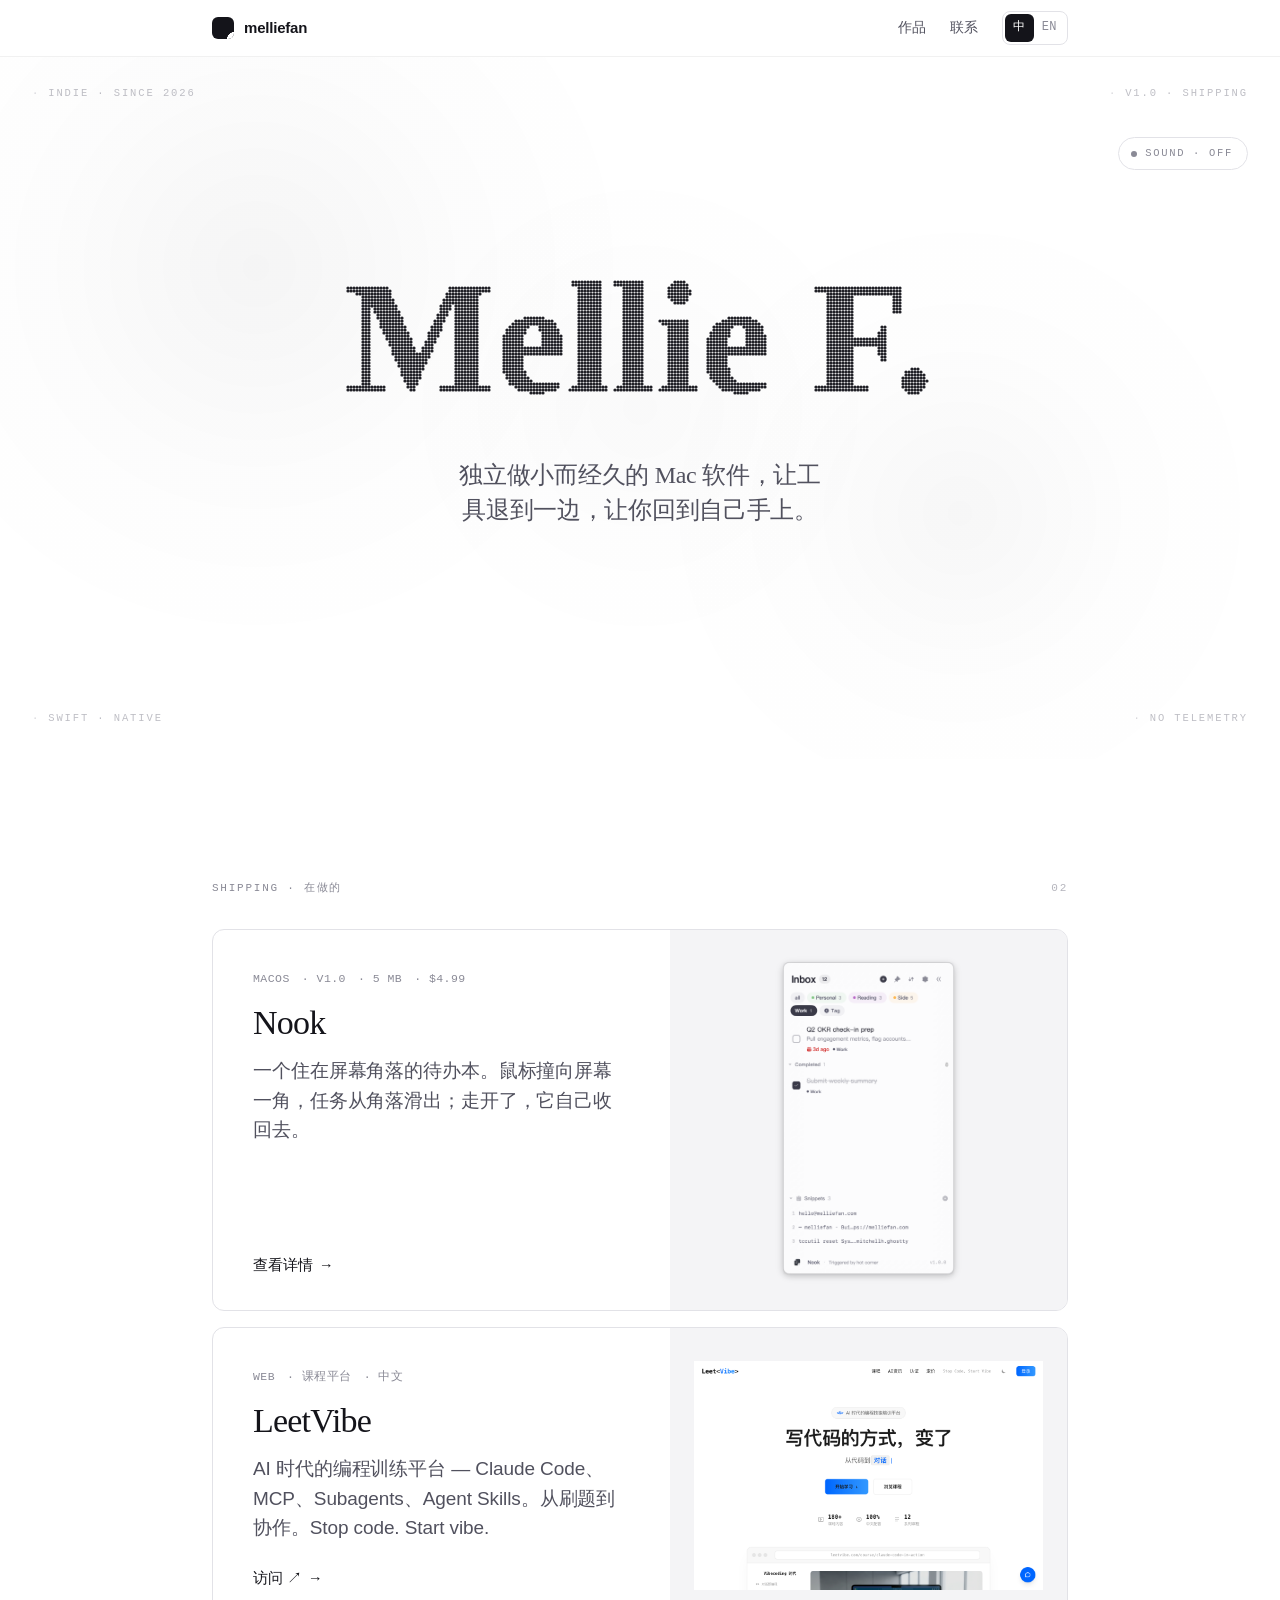
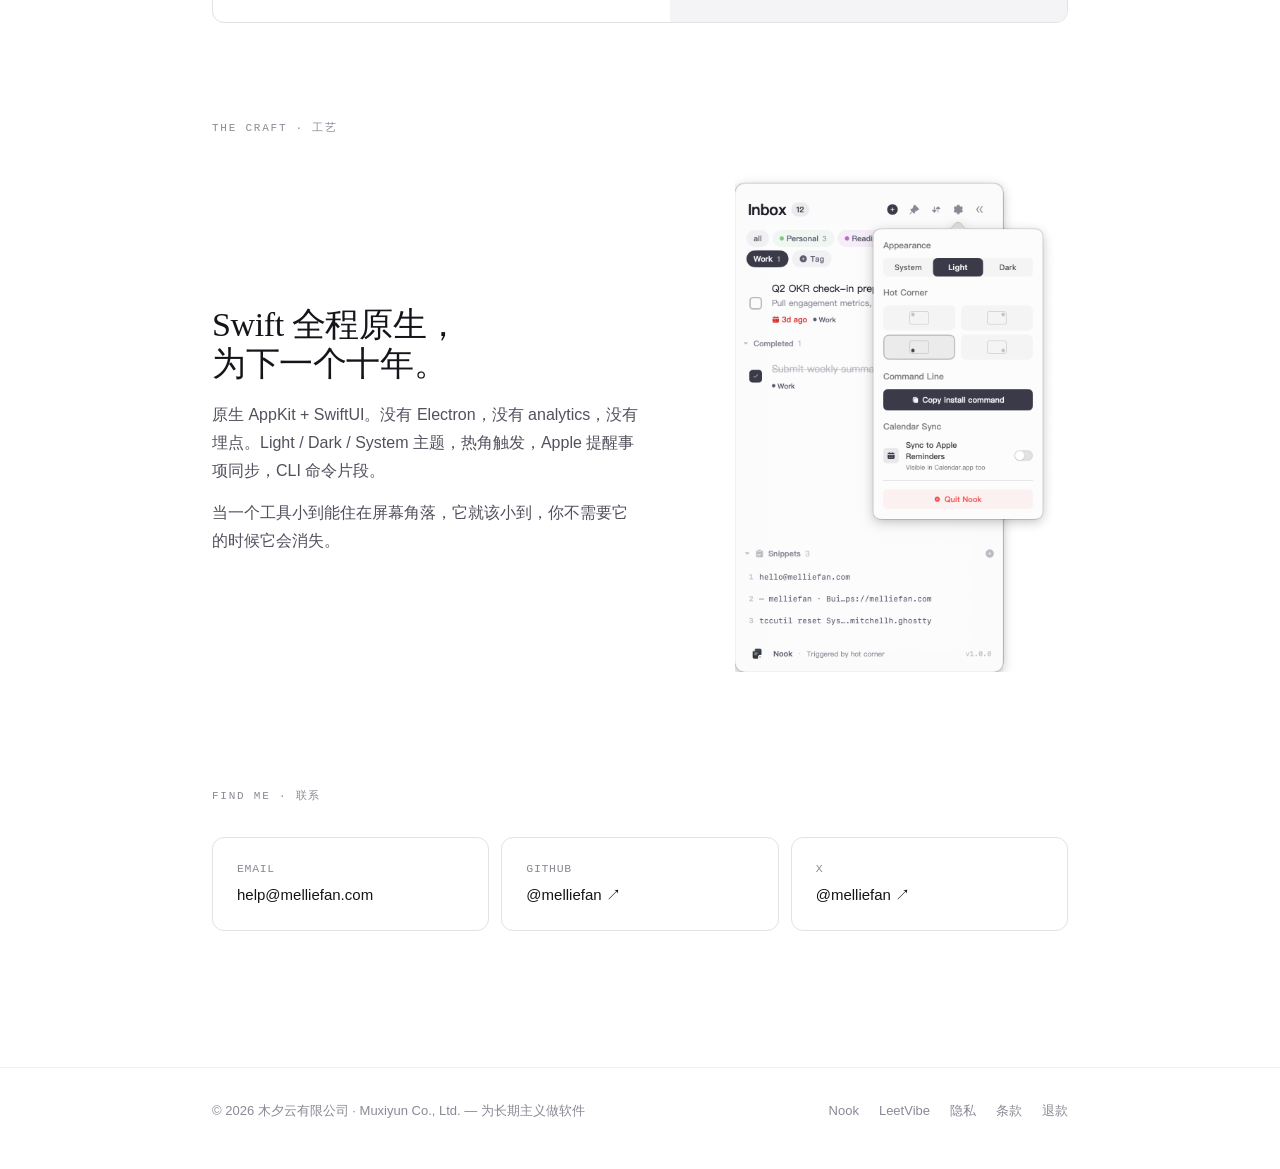
<file: index.html>
<!doctype html>
<html lang="zh-CN">
<head>
<meta charset="utf-8" />
<meta name="viewport" content="width=device-width, initial-scale=1" />
<title>Mellie F. — 独立软件</title>
<meta name="description" content="独立做软件，by Mellie F. 当前在做 Nook（住在屏幕角落的 macOS 待办本）和 LeetVibe（AI 时代的编程训练平台）。" />
<meta name="theme-color" content="#FFFFFF" />
<meta name="color-scheme" content="light" />
<link rel="icon" type="image/svg+xml" href="assets/favicon.svg" />

<meta property="og:title" content="Mellie F. — 独立软件" />
<meta property="og:description" content="为长期主义做软件 · By Mellie F." />
<meta property="og:image" content="https://melliefan.com/assets/images/og-cover.png" />
<meta property="og:url" content="https://melliefan.com/" />

<link rel="alternate" hreflang="en" href="https://melliefan.com/en/" />
<link rel="alternate" hreflang="zh" href="https://melliefan.com/" />
<link rel="alternate" hreflang="x-default" href="https://melliefan.com/" />

<link rel="stylesheet" href="assets/style.css?v=noline5" />
</head>
<body>

<header class="site-header">
  <div class="site-header__inner">
    <a class="brand" href="index.html">
      <span class="brand__mark" aria-hidden="true"></span>
      <span>melliefan</span>
    </a>
    <nav class="site-nav" aria-label="主导航">
      <a class="nav-link" href="#shipping">作品</a>
      <a class="nav-link" href="#contact">联系</a>
      <span class="lang-switch" aria-label="语言">
        <a href="#" aria-current="true">中</a>
        <a href="en/index.html">EN</a>
      </span>
    </nav>
  </div>
</header>

<main>

  <section class="hero hero--cinematic" data-text="Mellie F." aria-label="Mellie F. — 独立软件">
    <canvas class="hero-canvas-bg" aria-hidden="true"></canvas>
    <canvas class="hero-canvas-particles" aria-hidden="true"></canvas>

    <h1 class="hero-display hero__title sr-only">Mellie F.</h1>

    <div class="status-tags" aria-hidden="true">
      <span class="status-tag tag--tl">Indie · since 2026</span>
      <span class="status-tag tag--tr">v1.0 · shipping</span>
      <span class="status-tag tag--bl">Swift · native</span>
      <span class="status-tag tag--br">No telemetry</span>
    </div>

    <button class="audio-toggle" type="button" aria-label="切换氛围音">
      <span class="audio-toggle__icon" aria-hidden="true"></span>
      <span class="audio-toggle__label">Sound · off</span>
    </button>

    <div class="hero__lede-box">
      <p class="hero-lede">独立做小而经久的 Mac 软件，让工具退到一边，让你回到自己手上。</p>
    </div>
  </section>

  <section class="container section reveal" id="shipping">
    <div class="editorial-rule">
      <span>SHIPPING · 在做的</span>
      <span class="editorial-rule__count">02</span>
    </div>

    <a class="work-card" href="nook/index.html" aria-label="打开 Nook">
      <div class="work-card__body">
        <div>
          <div class="work-card__meta"><span>macOS</span><span>· v1.0</span><span>· 5 MB</span><span>· $4.99</span></div>
          <h3 class="h1">Nook</h3>
          <p class="lede" style="margin-top: 14px;">一个住在屏幕角落的待办本。鼠标撞向屏幕一角，任务从角落滑出；走开了，它自己收回去。</p>
        </div>
        <span class="work-card__cta">查看详情</span>
      </div>
      <div class="work-card__visual">
        <img src="assets/images/screenshot-light-1.png" alt="Nook 主面板预览" loading="lazy">
      </div>
    </a>

    <a class="work-card" href="#" aria-label="LeetVibe — 待部署">
      <div class="work-card__body">
        <div>
          <div class="work-card__meta"><span>WEB</span><span>· 课程平台</span><span>· 中文</span></div>
          <h3 class="h1">LeetVibe</h3>
          <p class="lede" style="margin-top: 14px;">AI 时代的编程训练平台 — Claude Code、MCP、Subagents、Agent Skills。从刷题到协作。Stop code. Start vibe.</p>
        </div>
        <span class="work-card__cta">访问 ↗</span>
      </div>
      <div class="work-card__visual">
        <img src="assets/images/leetvibe-cover.png" alt="LeetVibe 首页预览" loading="lazy">
      </div>
    </a>
  </section>

  <section class="container section reveal" id="craft">
    <div class="editorial-rule">
      <span>THE CRAFT · 工艺</span>
    </div>
    <div class="showcase-block">
      <div class="showcase-block__copy">
        <h2 class="h1 showcase-block__title">Swift 全程原生，为下一个十年。</h2>
        <p class="showcase-block__body">原生 AppKit + SwiftUI。没有 Electron，没有 analytics，没有埋点。Light / Dark / System 主题，热角触发，Apple 提醒事项同步，CLI 命令片段。</p>
        <p class="showcase-block__body">当一个工具小到能住在屏幕角落，它就该小到，你不需要它的时候它会消失。</p>
      </div>
      <div class="showcase-block__visual">
        <img src="assets/images/screenshot-light-2.png" alt="Nook 设置面板" loading="lazy">
      </div>
    </div>
  </section>

  <section class="container section reveal" id="contact">
    <div class="editorial-rule">
      <span>FIND ME · 联系</span>
    </div>
    <div class="contact">
      <a href="mailto:help@melliefan.com">
        <span class="label">Email</span>
        <span class="value">help@melliefan.com</span>
      </a>
      <a href="https://github.com/melliefan" rel="noopener">
        <span class="label">GitHub</span>
        <span class="value">@melliefan ↗</span>
      </a>
      <a href="https://x.com/melliefan" rel="noopener">
        <span class="label">X</span>
        <span class="value">@melliefan ↗</span>
      </a>
    </div>
  </section>

</main>

<footer class="site-footer">
  <div class="container site-footer__inner">
    <span>© 2026 木夕云有限公司 · Muxiyun Co., Ltd. — 为长期主义做软件</span>
    <span class="site-footer__links">
      <a href="nook/index.html">Nook</a>
      <a href="#">LeetVibe</a>
      <a href="legal/privacy.html">隐私</a>
      <a href="legal/terms.html">条款</a>
      <a href="legal/refunds.html">退款</a>
    </span>
  </div>
</footer>

<script src="assets/main.js?v=noline5" defer></script>
<script src="assets/hero-cinematic.js?v=noline5" defer></script>
</body>
</html>
</file>
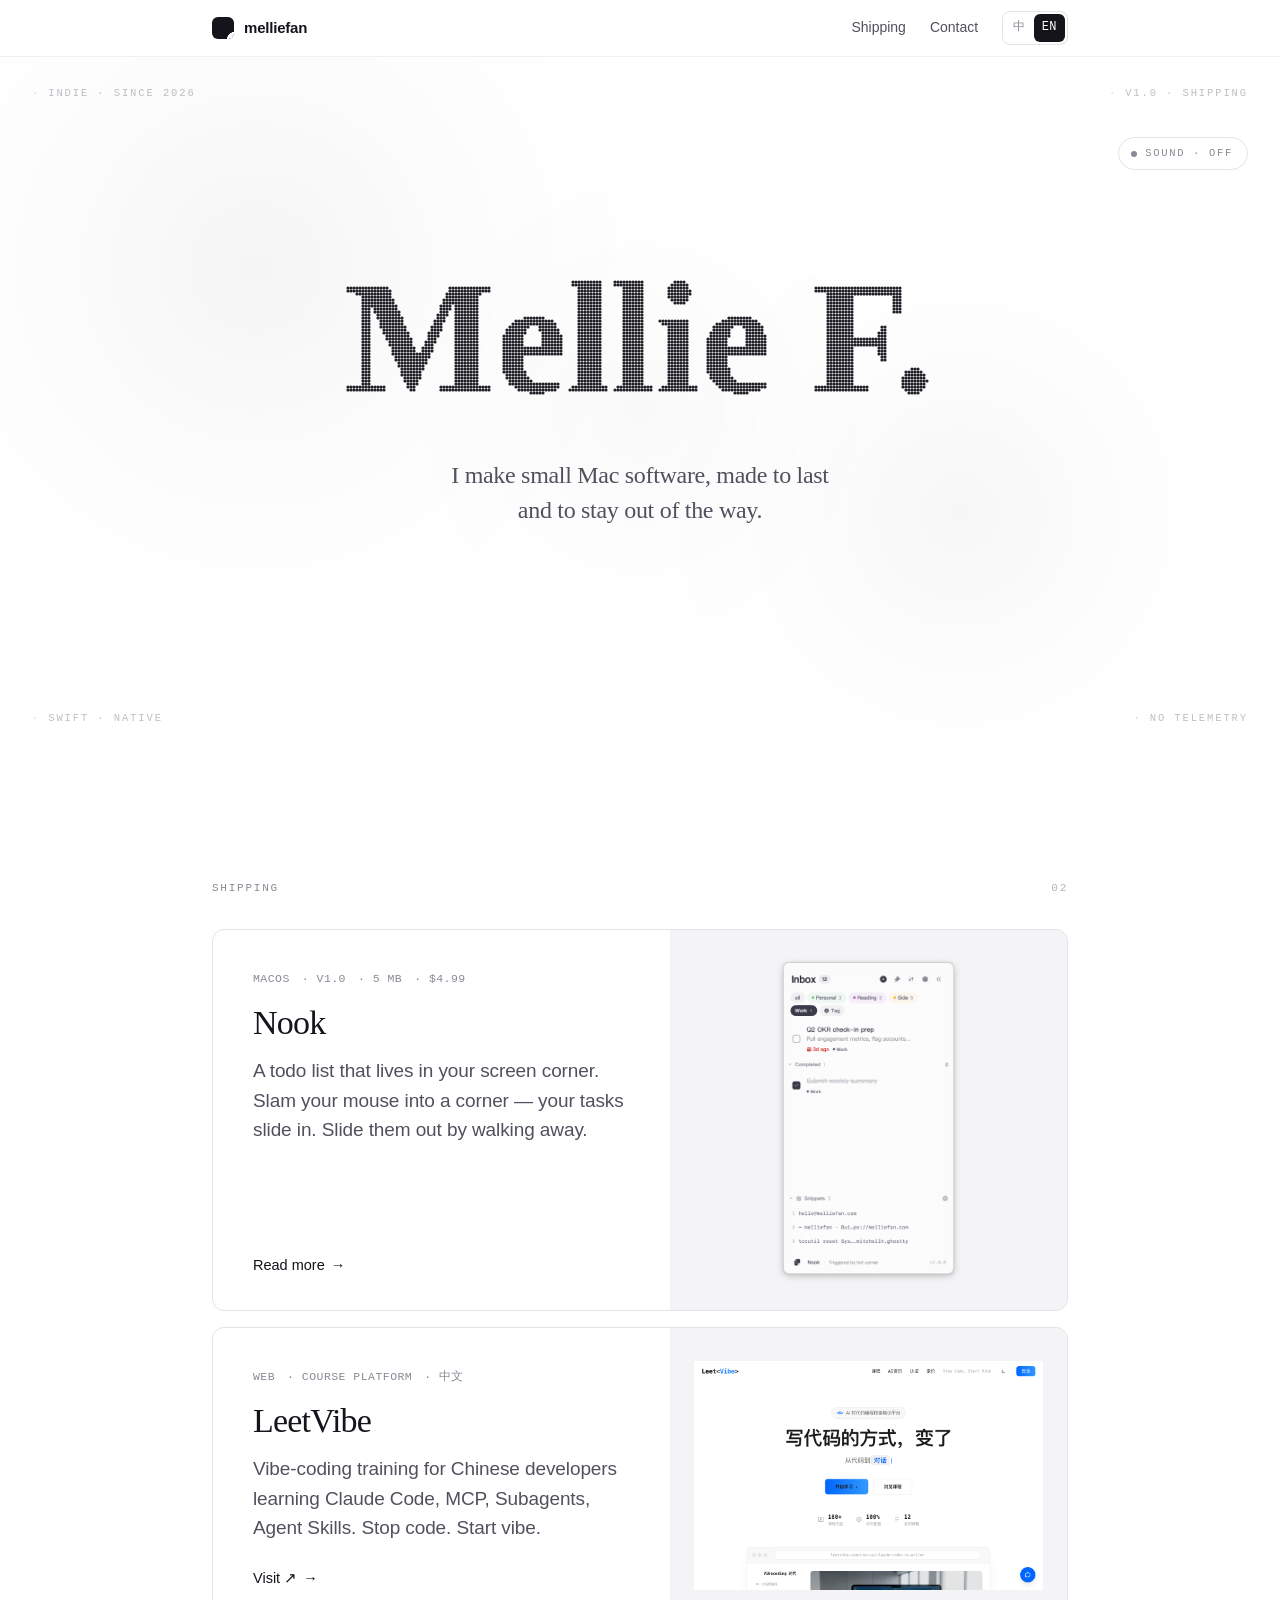
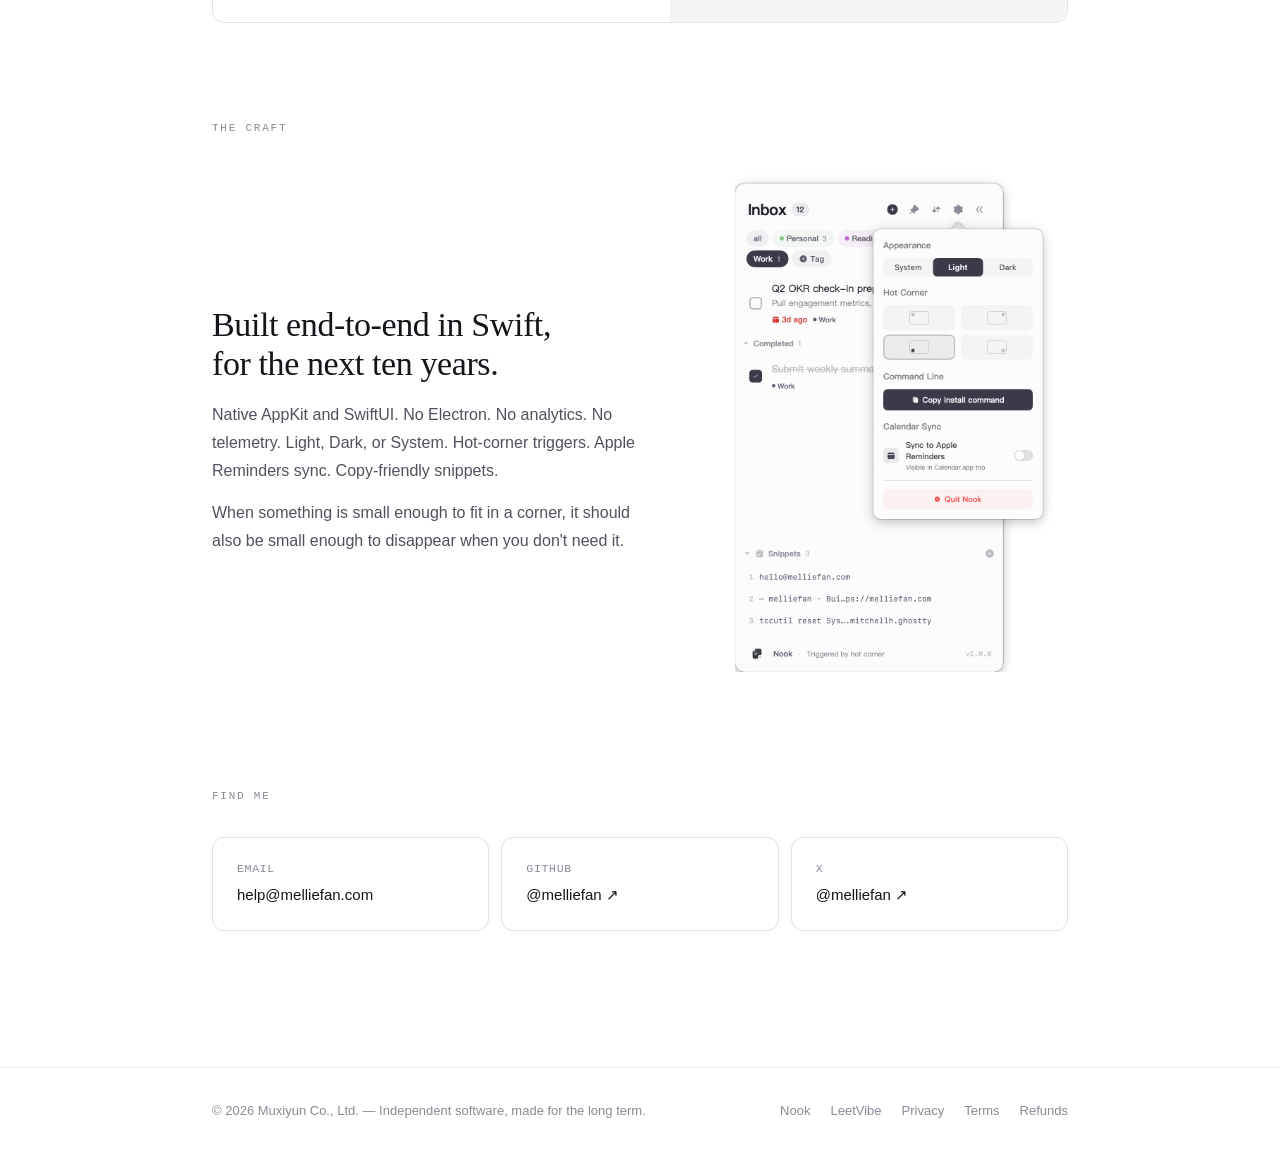
<file: en/index.html>
<!doctype html>
<html lang="en">
<head>
<meta charset="utf-8" />
<meta name="viewport" content="width=device-width, initial-scale=1" />
<title>Mellie F. — independent software</title>
<meta name="description" content="Independent software, by Mellie F. Currently shipping Nook (a macOS todo panel) and LeetVibe (an AI-coding training platform)." />
<meta name="theme-color" content="#FFFFFF" />
<meta name="color-scheme" content="light" />
<link rel="icon" type="image/svg+xml" href="../assets/favicon.svg" />

<meta property="og:title" content="Mellie F. — independent software" />
<meta property="og:description" content="Software made for the long term, by Mellie F." />
<meta property="og:image" content="https://melliefan.com/assets/images/og-cover.png" />
<meta property="og:url" content="https://melliefan.com/en/" />

<link rel="alternate" hreflang="en" href="https://melliefan.com/en/" />
<link rel="alternate" hreflang="zh" href="https://melliefan.com/" />
<link rel="alternate" hreflang="x-default" href="https://melliefan.com/" />

<link rel="stylesheet" href="../assets/style.css?v=noline5" />
</head>
<body>

<header class="site-header">
  <div class="site-header__inner">
    <a class="brand" href="index.html">
      <span class="brand__mark" aria-hidden="true"></span>
      <span>melliefan</span>
    </a>
    <nav class="site-nav" aria-label="Primary">
      <a class="nav-link" href="#shipping">Shipping</a>
      <a class="nav-link" href="#contact">Contact</a>
      <span class="lang-switch" aria-label="Language">
        <a href="../index.html">中</a>
        <a href="#" aria-current="true">EN</a>
      </span>
    </nav>
  </div>
</header>

<main>

  <section class="hero hero--cinematic" data-text="Mellie F." aria-label="Mellie F. — independent software">
    <canvas class="hero-canvas-bg" aria-hidden="true"></canvas>
    <canvas class="hero-canvas-particles" aria-hidden="true"></canvas>

    <h1 class="hero-display hero__title sr-only">Mellie F.</h1>

    <div class="status-tags" aria-hidden="true">
      <span class="status-tag tag--tl">Indie · since 2026</span>
      <span class="status-tag tag--tr">v1.0 · shipping</span>
      <span class="status-tag tag--bl">Swift · native</span>
      <span class="status-tag tag--br">No telemetry</span>
    </div>

    <button class="audio-toggle" type="button" aria-label="Toggle ambient melody">
      <span class="audio-toggle__icon" aria-hidden="true"></span>
      <span class="audio-toggle__label">Sound · off</span>
    </button>

    <div class="hero__lede-box">
      <p class="hero-lede">I make small Mac software, made to last and to stay out of the way.</p>
    </div>
  </section>

  <section class="container section reveal" id="shipping">
    <div class="editorial-rule">
      <span>Shipping</span>
      <span class="editorial-rule__count">02</span>
    </div>

    <a class="work-card" href="../nook/index.html" aria-label="Open Nook">
      <div class="work-card__body">
        <div>
          <div class="work-card__meta"><span>macOS</span><span>· v1.0</span><span>· 5 MB</span><span>· $4.99</span></div>
          <h3 class="h1">Nook</h3>
          <p class="lede" style="margin-top: 14px;">A todo list that lives in your screen corner. Slam your mouse into a corner — your tasks slide in. Slide them out by walking away.</p>
        </div>
        <span class="work-card__cta">Read more</span>
      </div>
      <div class="work-card__visual">
        <img src="../assets/images/screenshot-light-1.png" alt="Nook main panel preview" loading="lazy">
      </div>
    </a>

    <a class="work-card" href="#" aria-label="LeetVibe — link pending deployment">
      <div class="work-card__body">
        <div>
          <div class="work-card__meta"><span>WEB</span><span>· COURSE PLATFORM</span><span>· 中文</span></div>
          <h3 class="h1">LeetVibe</h3>
          <p class="lede" style="margin-top: 14px;">Vibe-coding training for Chinese developers learning Claude Code, MCP, Subagents, Agent Skills. Stop code. Start vibe.</p>
        </div>
        <span class="work-card__cta">Visit ↗</span>
      </div>
      <div class="work-card__visual">
        <img src="../assets/images/leetvibe-cover.png" alt="LeetVibe homepage preview" loading="lazy">
      </div>
    </a>
  </section>

  <section class="container section reveal" id="craft">
    <div class="editorial-rule">
      <span>The craft</span>
    </div>
    <div class="showcase-block">
      <div class="showcase-block__copy">
        <h2 class="h1 showcase-block__title">Built end-to-end in Swift, for the next ten years.</h2>
        <p class="showcase-block__body">Native AppKit and SwiftUI. No Electron. No analytics. No telemetry. Light, Dark, or System. Hot-corner triggers. Apple Reminders sync. Copy-friendly snippets.</p>
        <p class="showcase-block__body">When something is small enough to fit in a corner, it should also be small enough to disappear when you don't need it.</p>
      </div>
      <div class="showcase-block__visual">
        <img src="../assets/images/screenshot-light-2.png" alt="Nook settings panel" loading="lazy">
      </div>
    </div>
  </section>

  <section class="container section reveal" id="contact">
    <div class="editorial-rule">
      <span>Find me</span>
    </div>
    <div class="contact">
      <a href="mailto:help@melliefan.com">
        <span class="label">Email</span>
        <span class="value">help@melliefan.com</span>
      </a>
      <a href="https://github.com/melliefan" rel="noopener">
        <span class="label">GitHub</span>
        <span class="value">@melliefan ↗</span>
      </a>
      <a href="https://x.com/melliefan" rel="noopener">
        <span class="label">X</span>
        <span class="value">@melliefan ↗</span>
      </a>
    </div>
  </section>

</main>

<footer class="site-footer">
  <div class="container site-footer__inner">
    <span>© 2026 Muxiyun Co., Ltd. — Independent software, made for the long term.</span>
    <span class="site-footer__links">
      <a href="../nook/index.html">Nook</a>
      <a href="#">LeetVibe</a>
      <a href="../legal/privacy.html">Privacy</a>
      <a href="../legal/terms.html">Terms</a>
      <a href="../legal/refunds.html">Refunds</a>
    </span>
  </div>
</footer>

<script src="../assets/main.js?v=noline5" defer></script>
<script src="../assets/hero-cinematic.js?v=noline5" defer></script>
</body>
</html>
</file>
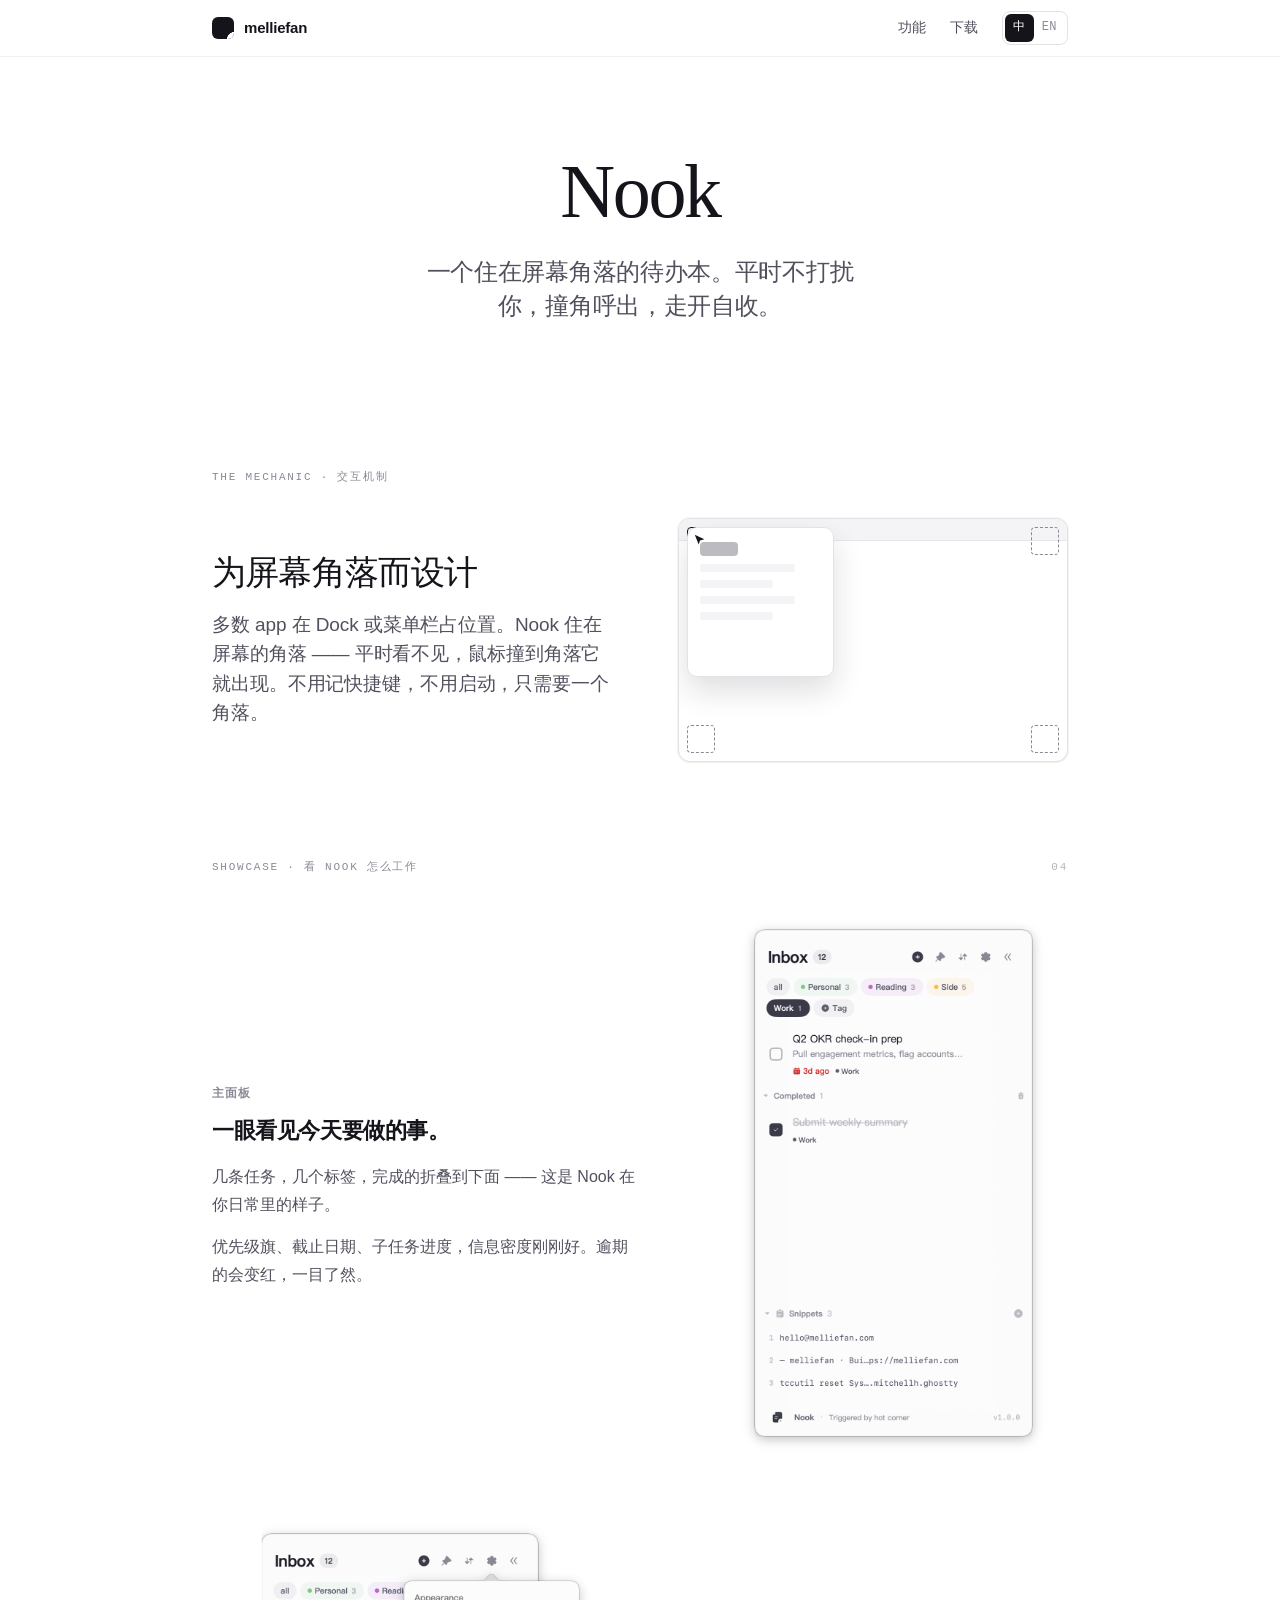
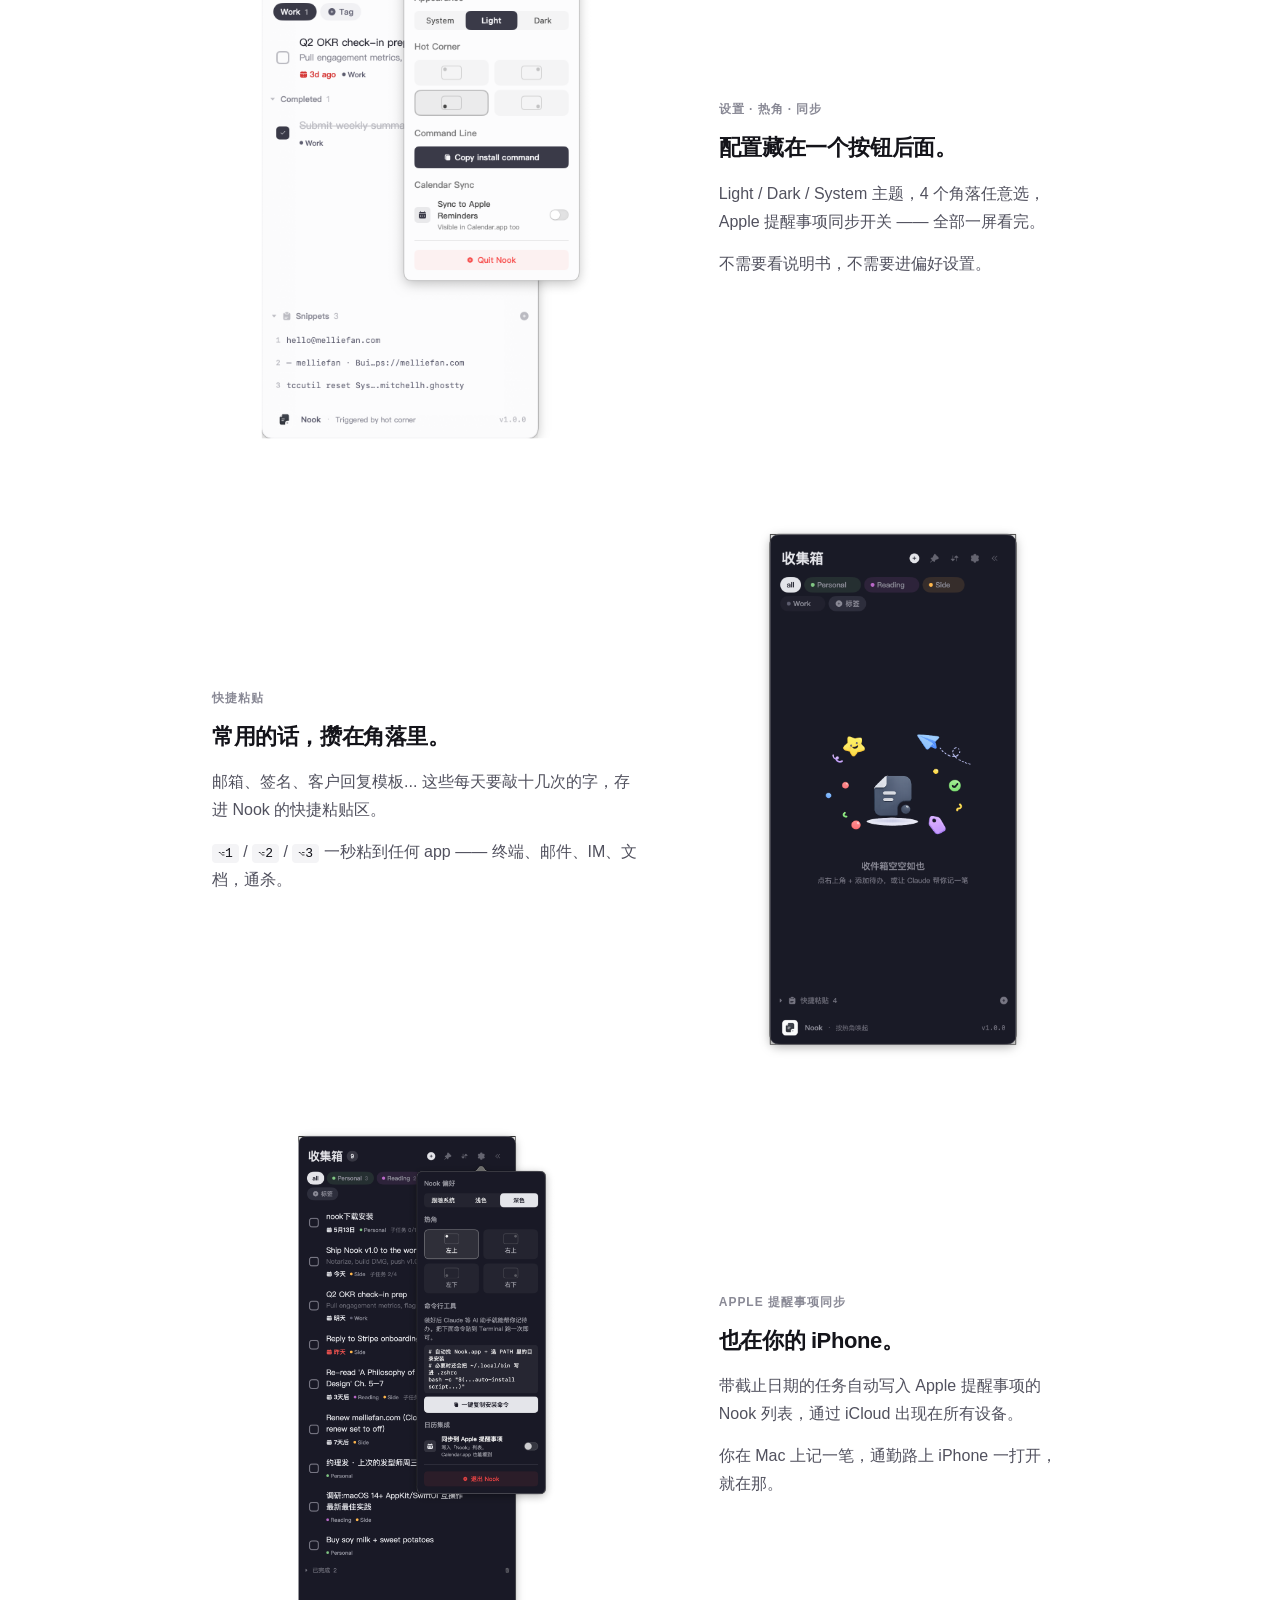
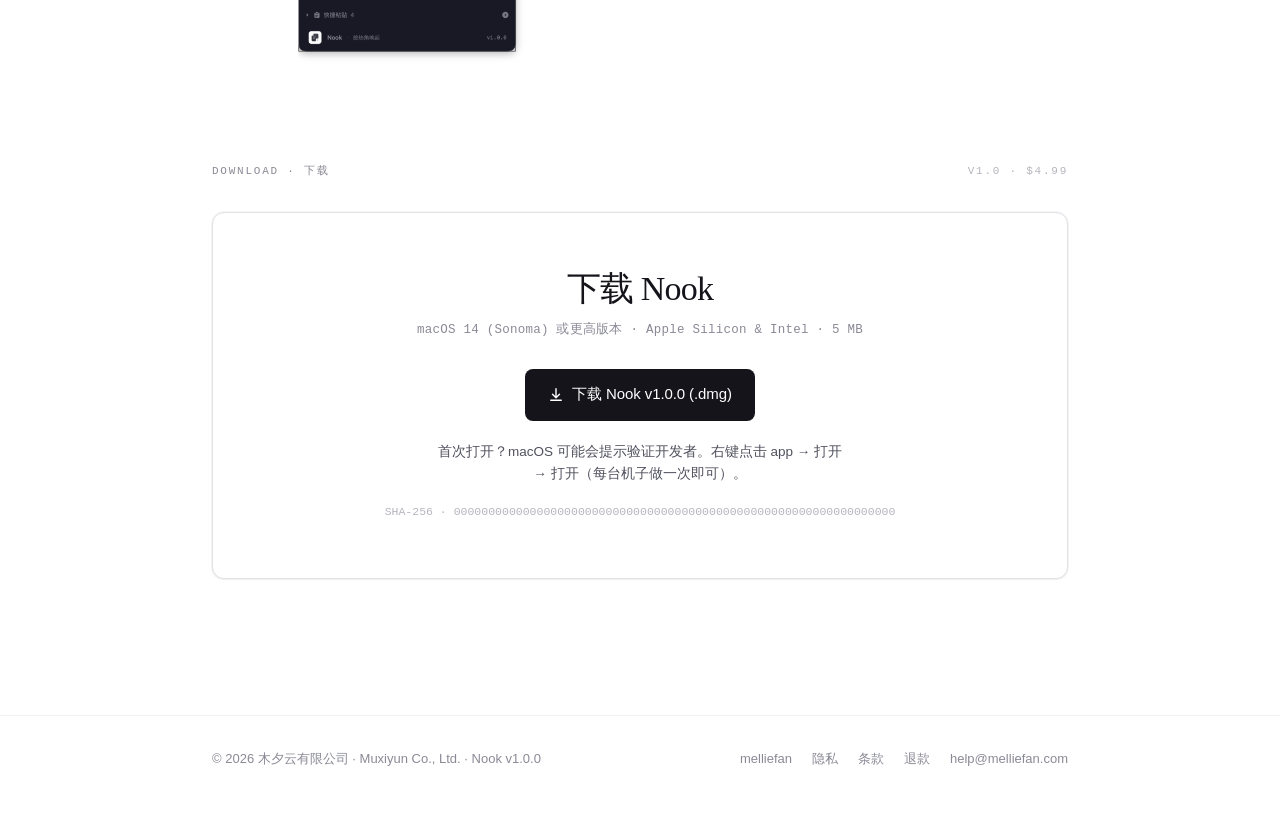
<file: nook/index.html>
<!doctype html>
<html lang="zh-CN">
<head>
<meta charset="utf-8" />
<meta name="viewport" content="width=device-width, initial-scale=1" />
<title>Nook — 住在屏幕角落的待办本</title>
<meta name="description" content="Nook 是 macOS 原生的待办面板。鼠标撞到屏幕角落，任务便从角落滑出。原生轻量，5MB。" />
<meta name="theme-color" content="#FFFFFF" />
<meta name="color-scheme" content="light" />
<link rel="icon" type="image/svg+xml" href="../assets/favicon.svg" />

<meta property="og:type" content="website" />
<meta property="og:title" content="Nook — 住在屏幕角落的待办本" />
<meta property="og:description" content="原生 macOS · 5MB · 鼠标撞角呼出" />
<meta property="og:image" content="https://melliefan.com/assets/images/og-cover.png" />
<meta property="og:url" content="https://melliefan.com/nook/" />
<meta name="twitter:card" content="summary_large_image" />

<link rel="alternate" hreflang="en" href="https://melliefan.com/en/nook/" />
<link rel="alternate" hreflang="zh" href="https://melliefan.com/nook/" />
<link rel="alternate" hreflang="x-default" href="https://melliefan.com/nook/" />

<script type="application/ld+json">
{
  "@context": "https://schema.org",
  "@type": "SoftwareApplication",
  "name": "Nook",
  "applicationCategory": "ProductivityApplication",
  "operatingSystem": "macOS 14+",
  "fileSize": "5MB",
  "softwareVersion": "1.0.0",
  "offers": { "@type": "Offer", "price": "4.99", "priceCurrency": "USD" },
  "author": { "@type": "Organization", "name": "Muxiyun Co., Ltd." }
}
</script>

<link rel="stylesheet" href="../assets/style.css?v=light3" />
</head>
<body>

<header class="site-header">
  <div class="site-header__inner">
    <a class="brand" href="../index.html">
      <span class="brand__mark" aria-hidden="true"></span>
      <span>melliefan</span>
    </a>
    <nav class="site-nav" aria-label="主导航">
      <a class="nav-link" href="#showcase">功能</a>
      <a class="nav-link" href="#download">下载</a>
      <span class="lang-switch" aria-label="语言">
        <a href="#" aria-current="true">中</a>
        <a href="../en/nook/index.html">EN</a>
      </span>
    </nav>
  </div>
</header>

<main>

  <section class="container hero" style="text-align: center; padding-top: 96px; padding-bottom: 48px;">
    <div class="hero__copy" style="max-width: 760px; margin: 0 auto;">
      <h1 class="hero-display hero__title" style="margin-bottom: 24px;">Nook</h1>
      <p class="hero-lede" style="margin: 0 auto; max-width: 36ch;">一个住在屏幕角落的待办本。平时不打扰你，撞角呼出，走开自收。</p>
    </div>
  </section>

  <section class="container section reveal" id="how">
    <div class="editorial-rule">
      <span>THE MECHANIC · 交互机制</span>
    </div>
    <div class="corner-block">
      <div>
        <h2 class="h1" style="margin-bottom: 18px;">为屏幕角落而设计</h2>
        <p class="lede">多数 app 在 Dock 或菜单栏占位置。Nook 住在屏幕的角落 —— 平时看不见，鼠标撞到角落它就出现。不用记快捷键，不用启动，只需要一个角落。</p>
      </div>
      <div class="corner-diagram" aria-hidden="true">
        <span class="marker marker--tl"></span>
        <span class="marker marker--tr"></span>
        <span class="marker marker--bl"></span>
        <span class="marker marker--br"></span>
        <div class="panel">
          <div class="row tag"></div>
          <div class="row med"></div>
          <div class="row short"></div>
          <div class="row med"></div>
          <div class="row short"></div>
        </div>
        <div class="cursor">
          <svg viewBox="0 0 16 16" fill="currentColor"><path d="M2 2 L13 7 L8 8.5 L6.5 13 Z"/></svg>
        </div>
      </div>
    </div>
  </section>

  <section class="container section reveal" id="showcase">
    <div class="editorial-rule">
      <span>SHOWCASE · 看 Nook 怎么工作</span>
      <span class="editorial-rule__count">04</span>
    </div>

    <article class="showcase-block reveal">
      <div class="showcase-block__copy">
        <span class="showcase-block__eyebrow">主面板</span>
        <h3 class="h2 showcase-block__title">一眼看见今天要做的事。</h3>
        <p class="showcase-block__body">几条任务，几个标签，完成的折叠到下面 —— 这是 Nook 在你日常里的样子。</p>
        <p class="showcase-block__body">优先级旗、截止日期、子任务进度，信息密度刚刚好。逾期的会变红，一目了然。</p>
      </div>
      <div class="showcase-block__visual">
        <img src="../assets/images/screenshot-light-1.png" alt="Nook 主面板任务列表" loading="lazy">
      </div>
    </article>

    <article class="showcase-block showcase-block--reverse reveal">
      <div class="showcase-block__visual">
        <img src="../assets/images/screenshot-light-2.png" alt="Nook 设置面板" loading="lazy">
      </div>
      <div class="showcase-block__copy">
        <span class="showcase-block__eyebrow">设置 · 热角 · 同步</span>
        <h3 class="h2 showcase-block__title">配置藏在一个按钮后面。</h3>
        <p class="showcase-block__body">Light / Dark / System 主题，4 个角落任意选，Apple 提醒事项同步开关 —— 全部一屏看完。</p>
        <p class="showcase-block__body">不需要看说明书，不需要进偏好设置。</p>
      </div>
    </article>

    <article class="showcase-block reveal">
      <div class="showcase-block__copy">
        <span class="showcase-block__eyebrow">快捷粘贴</span>
        <h3 class="h2 showcase-block__title">常用的话，攒在角落里。</h3>
        <p class="showcase-block__body">邮箱、签名、客户回复模板... 这些每天要敲十几次的字，存进 Nook 的快捷粘贴区。</p>
        <p class="showcase-block__body"><code>⌥1</code> / <code>⌥2</code> / <code>⌥3</code> 一秒粘到任何 app —— 终端、邮件、IM、文档，通杀。</p>
      </div>
      <div class="showcase-block__visual">
        <img src="../assets/images/screenshot-dark-1.png" alt="深色空态" loading="lazy">
      </div>
    </article>

    <article class="showcase-block showcase-block--reverse reveal">
      <div class="showcase-block__visual">
        <img src="../assets/images/screenshot-dark-2.png" alt="设置面板 Reminders 同步" loading="lazy">
      </div>
      <div class="showcase-block__copy">
        <span class="showcase-block__eyebrow">Apple 提醒事项同步</span>
        <h3 class="h2 showcase-block__title">也在你的 iPhone。</h3>
        <p class="showcase-block__body">带截止日期的任务自动写入 Apple 提醒事项的 Nook 列表，通过 iCloud 出现在所有设备。</p>
        <p class="showcase-block__body">你在 Mac 上记一笔，通勤路上 iPhone 一打开，就在那。</p>
      </div>
    </article>
  </section>

  <section class="container section reveal" id="download">
    <div class="editorial-rule">
      <span>DOWNLOAD · 下载</span>
      <span class="editorial-rule__count">v1.0 · $4.99</span>
    </div>
    <div class="download">
      <h2 class="h1" style="font-family: var(--font-serif); font-weight: 500;">下载 Nook</h2>
      <p class="download__meta">macOS 14 (Sonoma) 或更高版本 · Apple Silicon &amp; Intel · 5 MB</p>
      <a class="btn btn--primary btn--lg" href="/downloads/Nook-1.0.0.dmg" download>
        <svg class="ico" viewBox="0 0 16 16" fill="none" aria-hidden="true"><path d="M8 1.75v8.5M4.5 7.25 8 10.75l3.5-3.5M2.75 13.25h10.5" stroke="currentColor" stroke-width="1.4" stroke-linecap="round" stroke-linejoin="round"/></svg>
        下载 Nook v1.0.0 (.dmg)
      </a>
      <p class="download__note">首次打开？macOS 可能会提示验证开发者。右键点击 app → 打开 → 打开（每台机子做一次即可）。</p>
      <p class="download__sha">SHA-256 · 0000000000000000000000000000000000000000000000000000000000000000</p>
    </div>
  </section>

</main>

<footer class="site-footer">
  <div class="container site-footer__inner">
    <span>© 2026 木夕云有限公司 · Muxiyun Co., Ltd. · Nook v1.0.0</span>
    <span class="site-footer__links">
      <a href="../index.html">melliefan</a>
      <a href="../legal/privacy.html">隐私</a>
      <a href="../legal/terms.html">条款</a>
      <a href="../legal/refunds.html">退款</a>
      <a href="mailto:help@melliefan.com">help@melliefan.com</a>
    </span>
  </div>
</footer>

<script src="../assets/main.js?v=light3" defer></script>
</body>
</html>
</file>
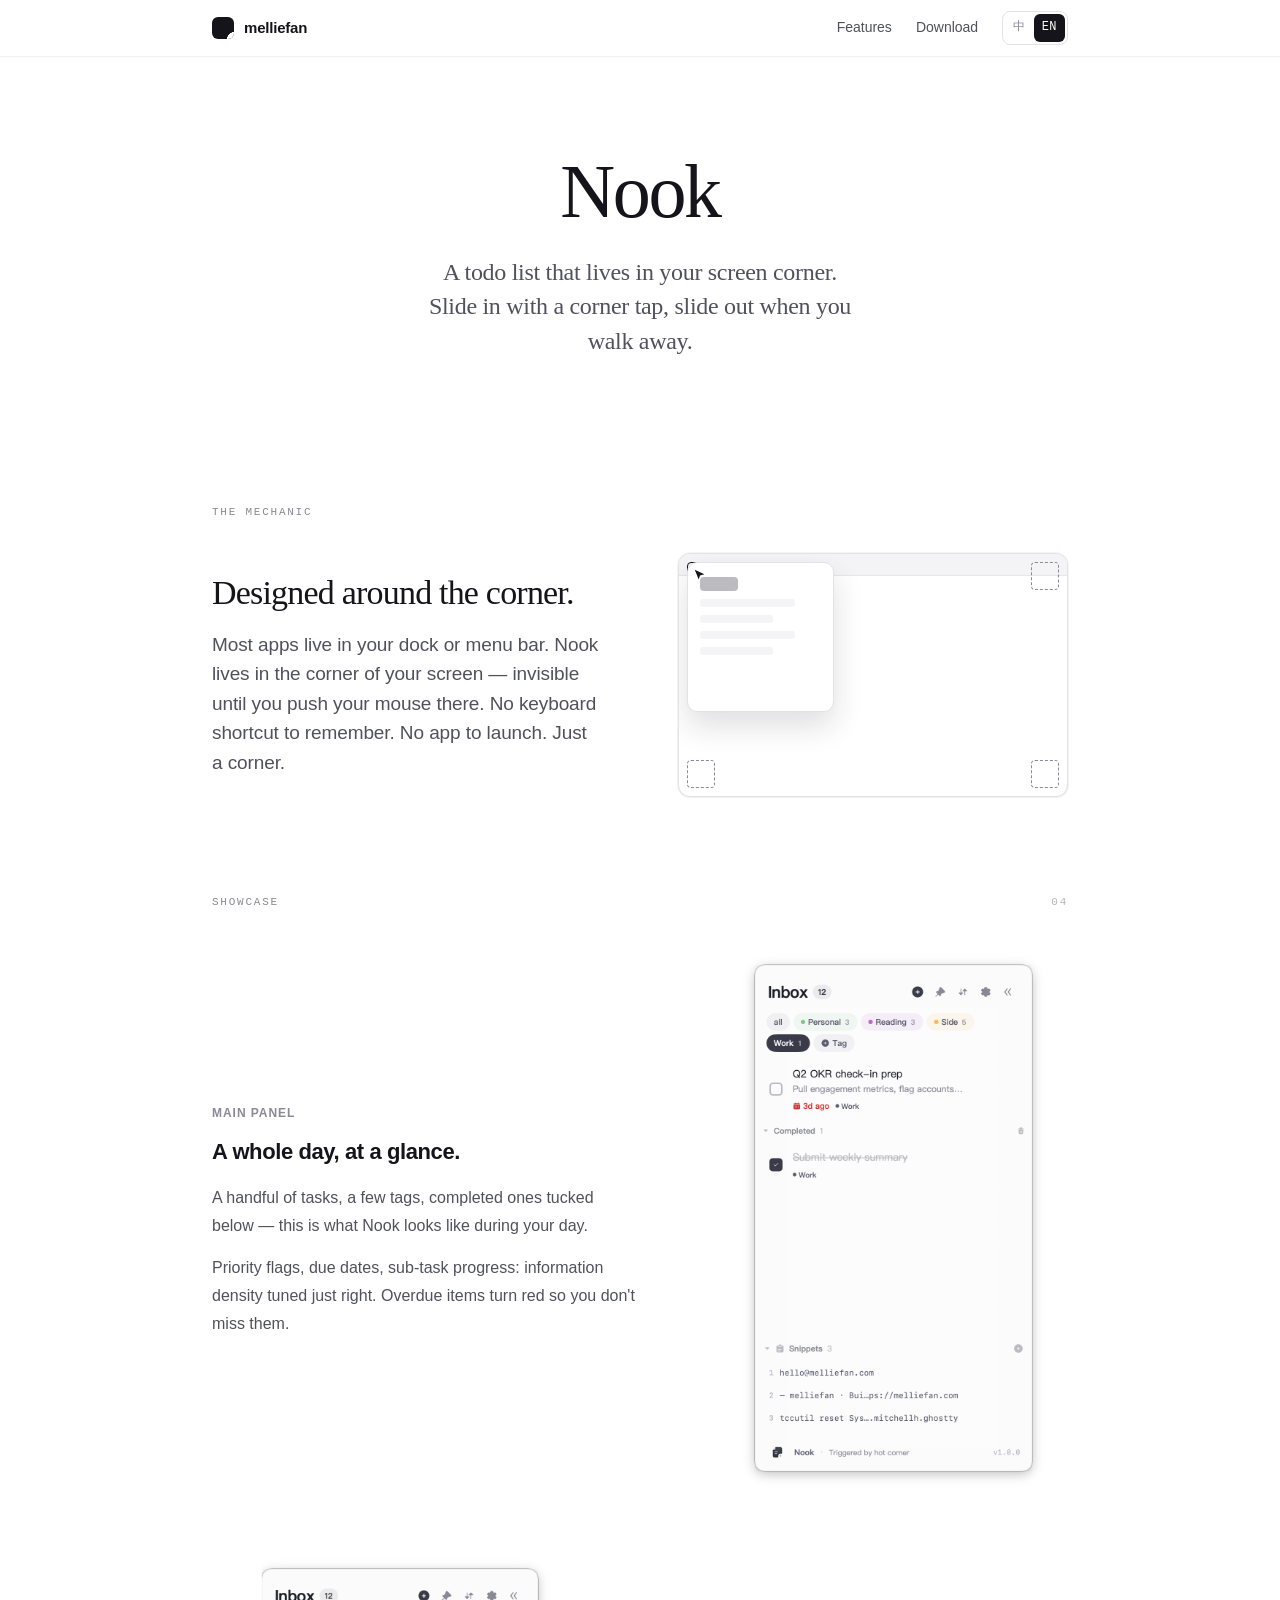
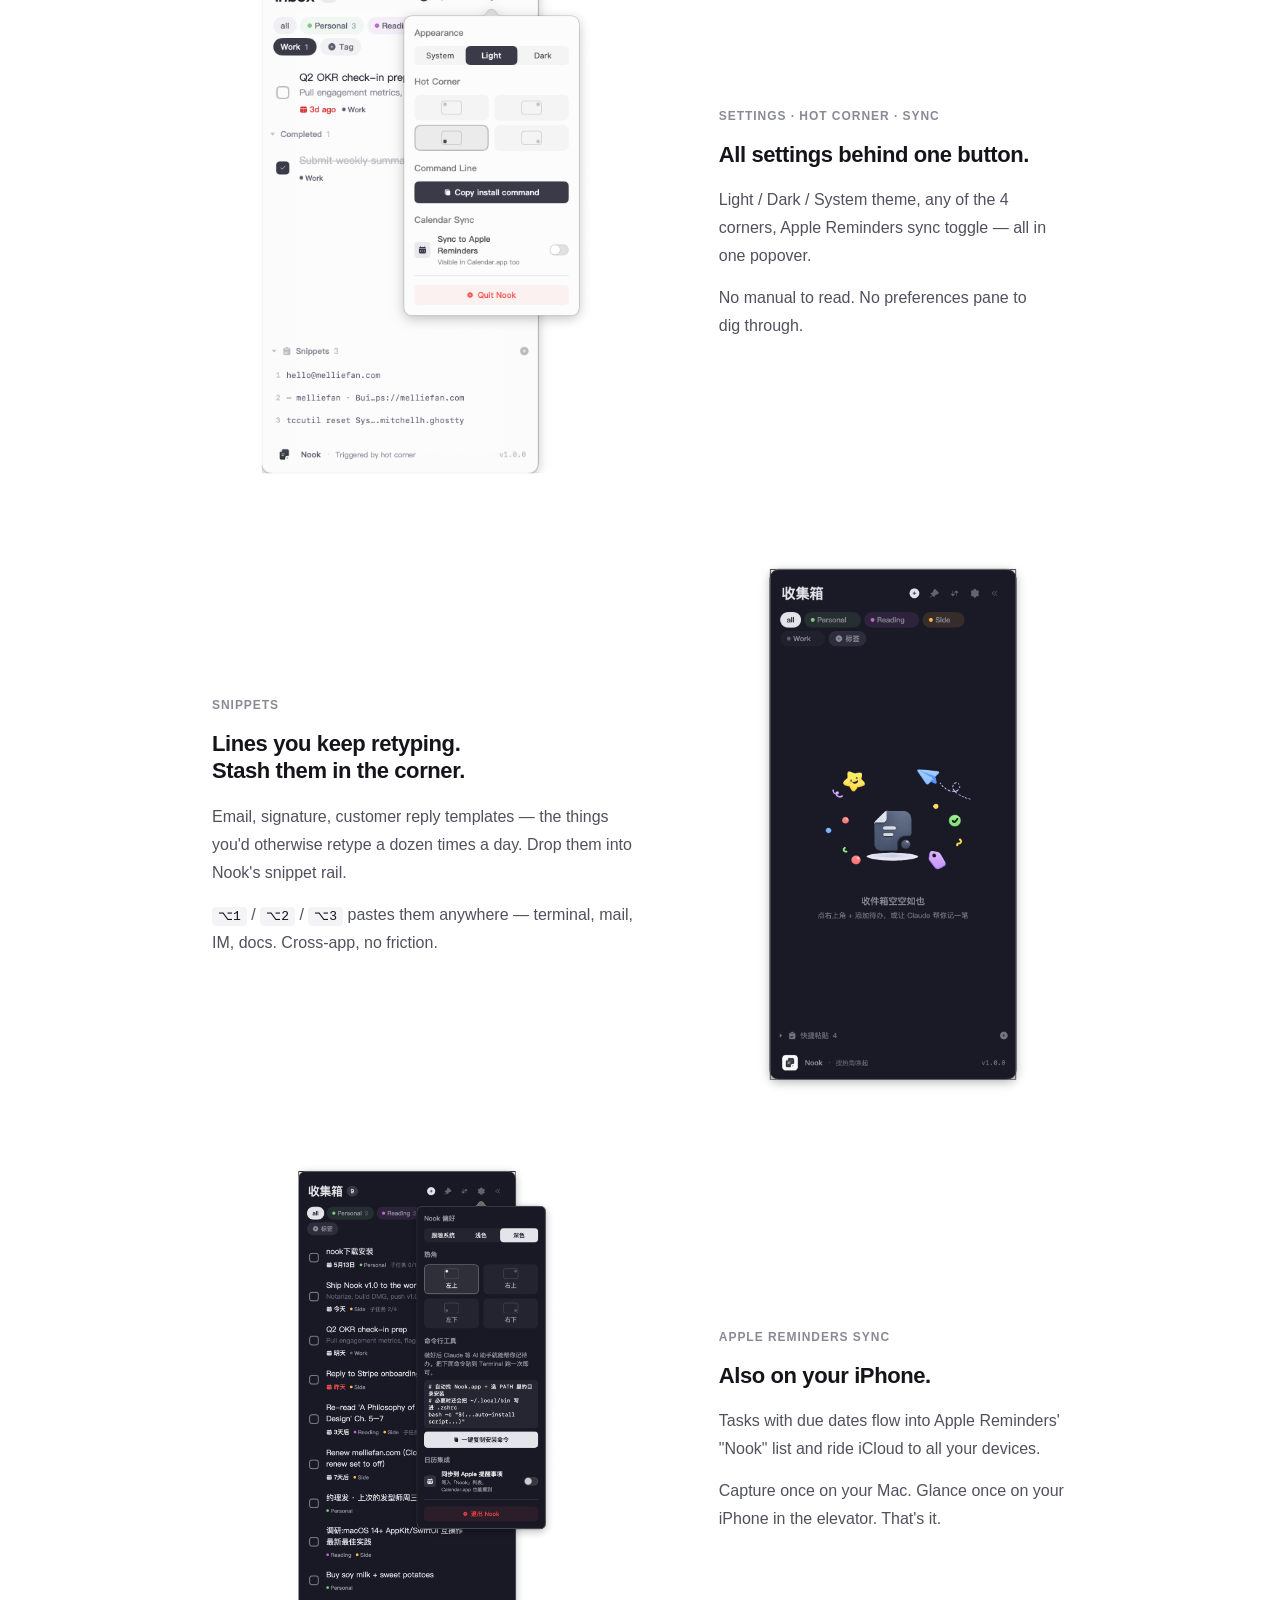
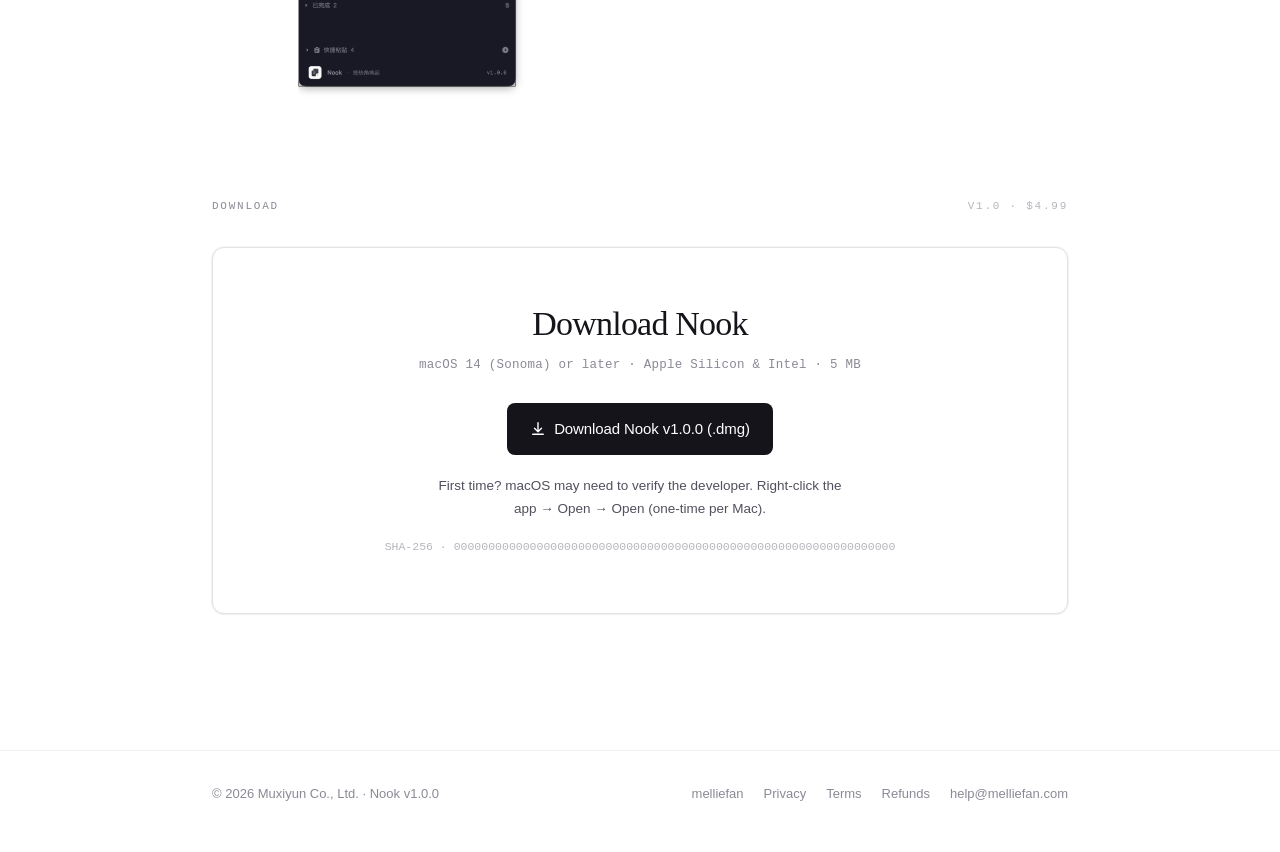
<file: en/nook/index.html>
<!doctype html>
<html lang="en">
<head>
<meta charset="utf-8" />
<meta name="viewport" content="width=device-width, initial-scale=1" />
<title>Nook — A todo list that lives in the corner of your screen.</title>
<meta name="description" content="Nook is a native macOS todo panel that hides in your screen corner. Slam your mouse into the corner and your tasks slide in." />
<meta name="theme-color" content="#FFFFFF" />
<meta name="color-scheme" content="light" />
<link rel="icon" type="image/svg+xml" href="../../assets/favicon.svg" />

<meta property="og:type" content="website" />
<meta property="og:title" content="Nook — A todo list that lives in the corner of your screen." />
<meta property="og:description" content="Native macOS, 5MB. Push your mouse into a screen corner. Your tasks slide in." />
<meta property="og:image" content="https://melliefan.com/assets/images/og-cover.png" />
<meta property="og:url" content="https://melliefan.com/en/nook/" />
<meta name="twitter:card" content="summary_large_image" />

<link rel="alternate" hreflang="en" href="https://melliefan.com/en/nook/" />
<link rel="alternate" hreflang="zh" href="https://melliefan.com/nook/" />
<link rel="alternate" hreflang="x-default" href="https://melliefan.com/nook/" />

<script type="application/ld+json">
{
  "@context": "https://schema.org",
  "@type": "SoftwareApplication",
  "name": "Nook",
  "applicationCategory": "ProductivityApplication",
  "operatingSystem": "macOS 14+",
  "fileSize": "5MB",
  "softwareVersion": "1.0.0",
  "offers": { "@type": "Offer", "price": "4.99", "priceCurrency": "USD" },
  "author": { "@type": "Organization", "name": "Muxiyun Co., Ltd." }
}
</script>

<link rel="stylesheet" href="../../assets/style.css?v=light3" />
</head>
<body>

<header class="site-header">
  <div class="site-header__inner">
    <a class="brand" href="../index.html">
      <span class="brand__mark" aria-hidden="true"></span>
      <span>melliefan</span>
    </a>
    <nav class="site-nav" aria-label="Primary">
      <a class="nav-link" href="#showcase">Features</a>
      <a class="nav-link" href="#download">Download</a>
      <span class="lang-switch" aria-label="Language">
        <a href="../../nook/index.html">中</a>
        <a href="#" aria-current="true">EN</a>
      </span>
    </nav>
  </div>
</header>

<main>

  <section class="container hero" style="text-align: center; padding-top: 96px; padding-bottom: 48px;">
    <div class="hero__copy" style="max-width: 760px; margin: 0 auto;">
      <h1 class="hero-display hero__title" style="margin-bottom: 24px;">Nook</h1>
      <p class="hero-lede" style="margin: 0 auto; max-width: 36ch;">A todo list that lives in your screen corner. Slide in with a corner tap, slide out when you walk away.</p>
    </div>
  </section>

  <section class="container section reveal" id="how">
    <div class="editorial-rule">
      <span>THE MECHANIC</span>
    </div>
    <div class="corner-block">
      <div>
        <h2 class="h1" style="margin-bottom: 18px;">Designed around the corner.</h2>
        <p class="lede">Most apps live in your dock or menu bar. Nook lives in the corner of your screen — invisible until you push your mouse there. No keyboard shortcut to remember. No app to launch. Just a corner.</p>
      </div>
      <div class="corner-diagram" aria-hidden="true">
        <span class="marker marker--tl"></span>
        <span class="marker marker--tr"></span>
        <span class="marker marker--bl"></span>
        <span class="marker marker--br"></span>
        <div class="panel">
          <div class="row tag"></div>
          <div class="row med"></div>
          <div class="row short"></div>
          <div class="row med"></div>
          <div class="row short"></div>
        </div>
        <div class="cursor">
          <svg viewBox="0 0 16 16" fill="currentColor"><path d="M2 2 L13 7 L8 8.5 L6.5 13 Z"/></svg>
        </div>
      </div>
    </div>
  </section>

  <section class="container section reveal" id="showcase">
    <div class="editorial-rule">
      <span>SHOWCASE</span>
      <span class="editorial-rule__count">04</span>
    </div>

    <article class="showcase-block reveal">
      <div class="showcase-block__copy">
        <span class="showcase-block__eyebrow">Main panel</span>
        <h3 class="h2 showcase-block__title">A whole day, at a glance.</h3>
        <p class="showcase-block__body">A handful of tasks, a few tags, completed ones tucked below — this is what Nook looks like during your day.</p>
        <p class="showcase-block__body">Priority flags, due dates, sub-task progress: information density tuned just right. Overdue items turn red so you don't miss them.</p>
      </div>
      <div class="showcase-block__visual">
        <img src="../../assets/images/screenshot-light-1.png" alt="Main panel with a populated task list" loading="lazy">
      </div>
    </article>

    <article class="showcase-block showcase-block--reverse reveal">
      <div class="showcase-block__visual">
        <img src="../../assets/images/screenshot-light-2.png" alt="Settings popover" loading="lazy">
      </div>
      <div class="showcase-block__copy">
        <span class="showcase-block__eyebrow">Settings · Hot corner · Sync</span>
        <h3 class="h2 showcase-block__title">All settings behind one button.</h3>
        <p class="showcase-block__body">Light / Dark / System theme, any of the 4 corners, Apple Reminders sync toggle — all in one popover.</p>
        <p class="showcase-block__body">No manual to read. No preferences pane to dig through.</p>
      </div>
    </article>

    <article class="showcase-block reveal">
      <div class="showcase-block__copy">
        <span class="showcase-block__eyebrow">Snippets</span>
        <h3 class="h2 showcase-block__title">Lines you keep retyping. Stash them in the corner.</h3>
        <p class="showcase-block__body">Email, signature, customer reply templates — the things you'd otherwise retype a dozen times a day. Drop them into Nook's snippet rail.</p>
        <p class="showcase-block__body"><code>⌥1</code> / <code>⌥2</code> / <code>⌥3</code> pastes them anywhere — terminal, mail, IM, docs. Cross-app, no friction.</p>
      </div>
      <div class="showcase-block__visual">
        <img src="../../assets/images/screenshot-dark-1.png" alt="Empty state in dark mode" loading="lazy">
      </div>
    </article>

    <article class="showcase-block showcase-block--reverse reveal">
      <div class="showcase-block__visual">
        <img src="../../assets/images/screenshot-dark-2.png" alt="Settings popover with the Apple Reminders toggle" loading="lazy">
      </div>
      <div class="showcase-block__copy">
        <span class="showcase-block__eyebrow">Apple Reminders sync</span>
        <h3 class="h2 showcase-block__title">Also on your iPhone.</h3>
        <p class="showcase-block__body">Tasks with due dates flow into Apple Reminders' "Nook" list and ride iCloud to all your devices.</p>
        <p class="showcase-block__body">Capture once on your Mac. Glance once on your iPhone in the elevator. That's it.</p>
      </div>
    </article>
  </section>

  <section class="container section reveal" id="download">
    <div class="editorial-rule">
      <span>DOWNLOAD</span>
      <span class="editorial-rule__count">v1.0 · $4.99</span>
    </div>
    <div class="download">
      <h2 class="h1" style="font-family: var(--font-serif); font-weight: 500;">Download Nook</h2>
      <p class="download__meta">macOS 14 (Sonoma) or later · Apple Silicon &amp; Intel · 5 MB</p>
      <a class="btn btn--primary btn--lg" href="/downloads/Nook-1.0.0.dmg" download>
        <svg class="ico" viewBox="0 0 16 16" fill="none" aria-hidden="true"><path d="M8 1.75v8.5M4.5 7.25 8 10.75l3.5-3.5M2.75 13.25h10.5" stroke="currentColor" stroke-width="1.4" stroke-linecap="round" stroke-linejoin="round"/></svg>
        Download Nook v1.0.0 (.dmg)
      </a>
      <p class="download__note">First time? macOS may need to verify the developer. Right-click the app → Open → Open (one-time per Mac).</p>
      <p class="download__sha">SHA-256 · 0000000000000000000000000000000000000000000000000000000000000000</p>
    </div>
  </section>

</main>

<footer class="site-footer">
  <div class="container site-footer__inner">
    <span>© 2026 Muxiyun Co., Ltd. · Nook v1.0.0</span>
    <span class="site-footer__links">
      <a href="../index.html">melliefan</a>
      <a href="../../legal/privacy.html">Privacy</a>
      <a href="../../legal/terms.html">Terms</a>
      <a href="../../legal/refunds.html">Refunds</a>
      <a href="mailto:help@melliefan.com">help@melliefan.com</a>
    </span>
  </div>
</footer>

<script src="../../assets/main.js?v=light3" defer></script>
</body>
</html>
</file>
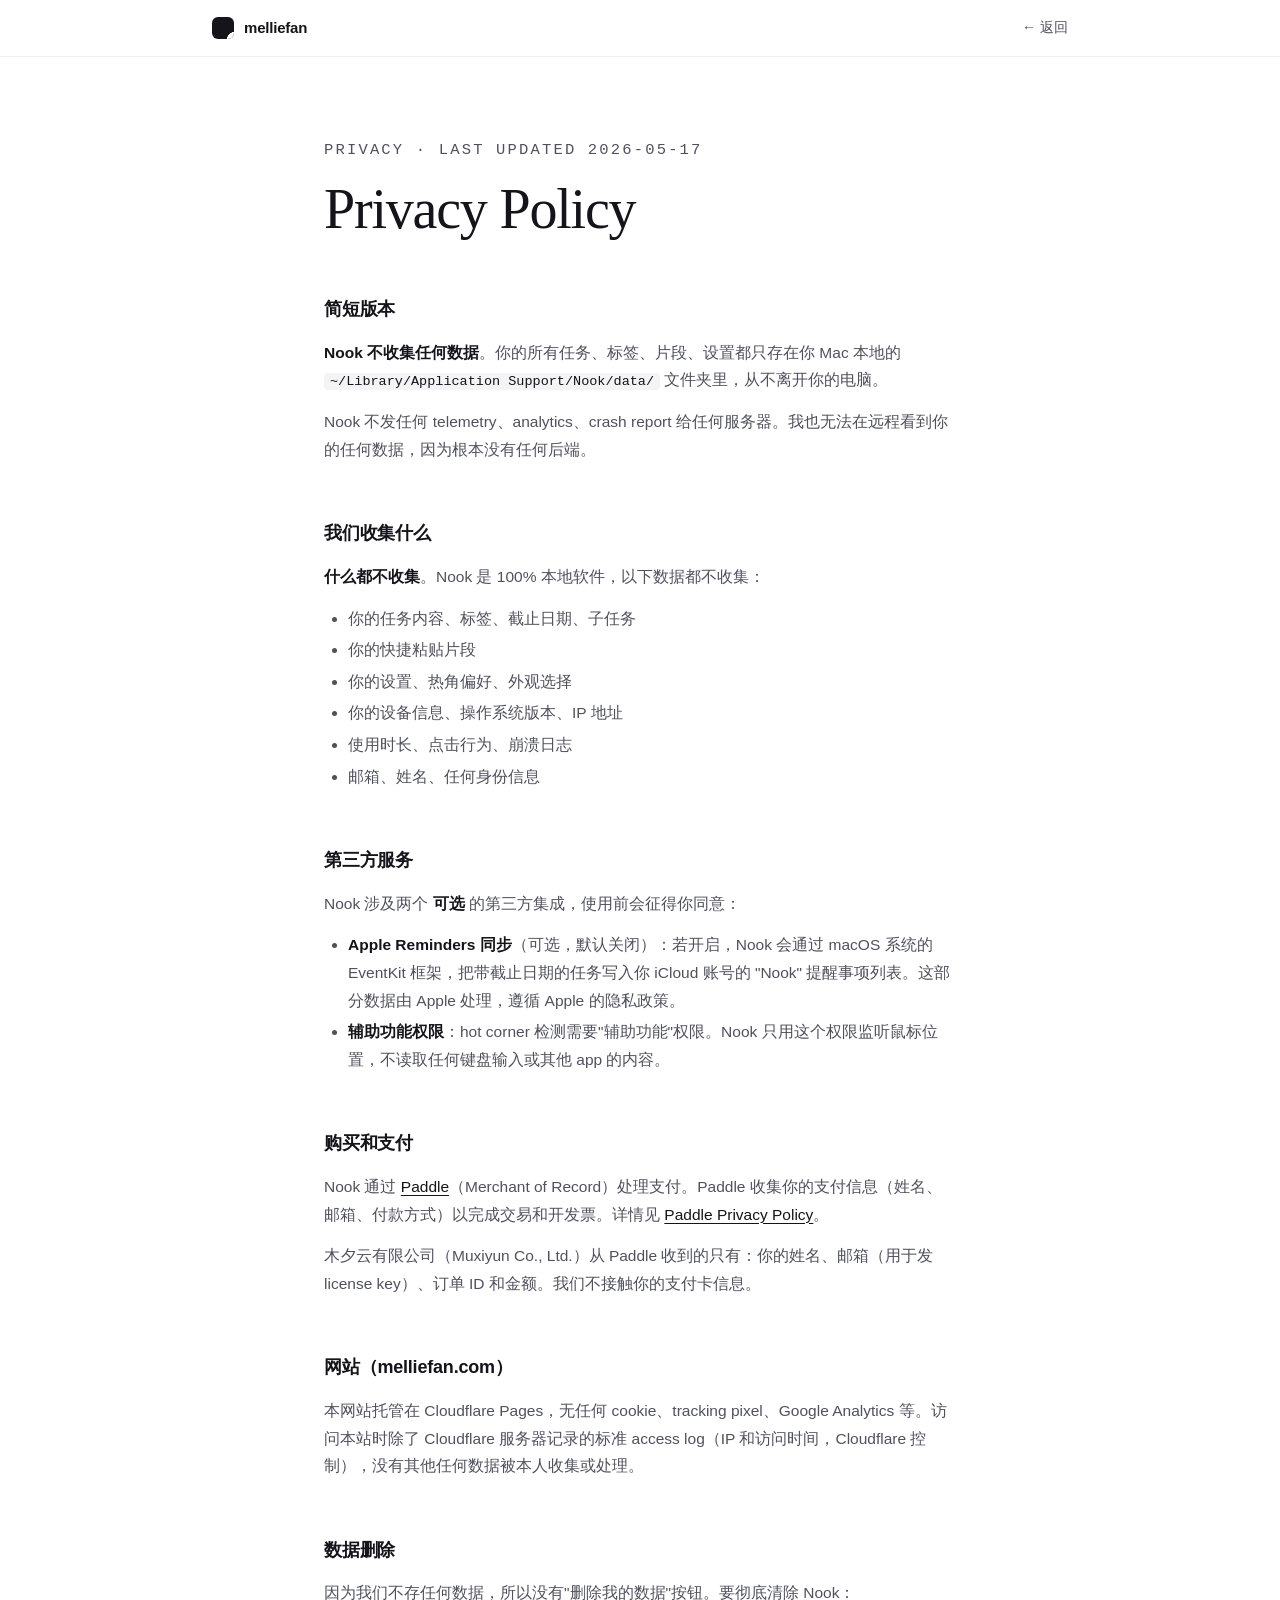
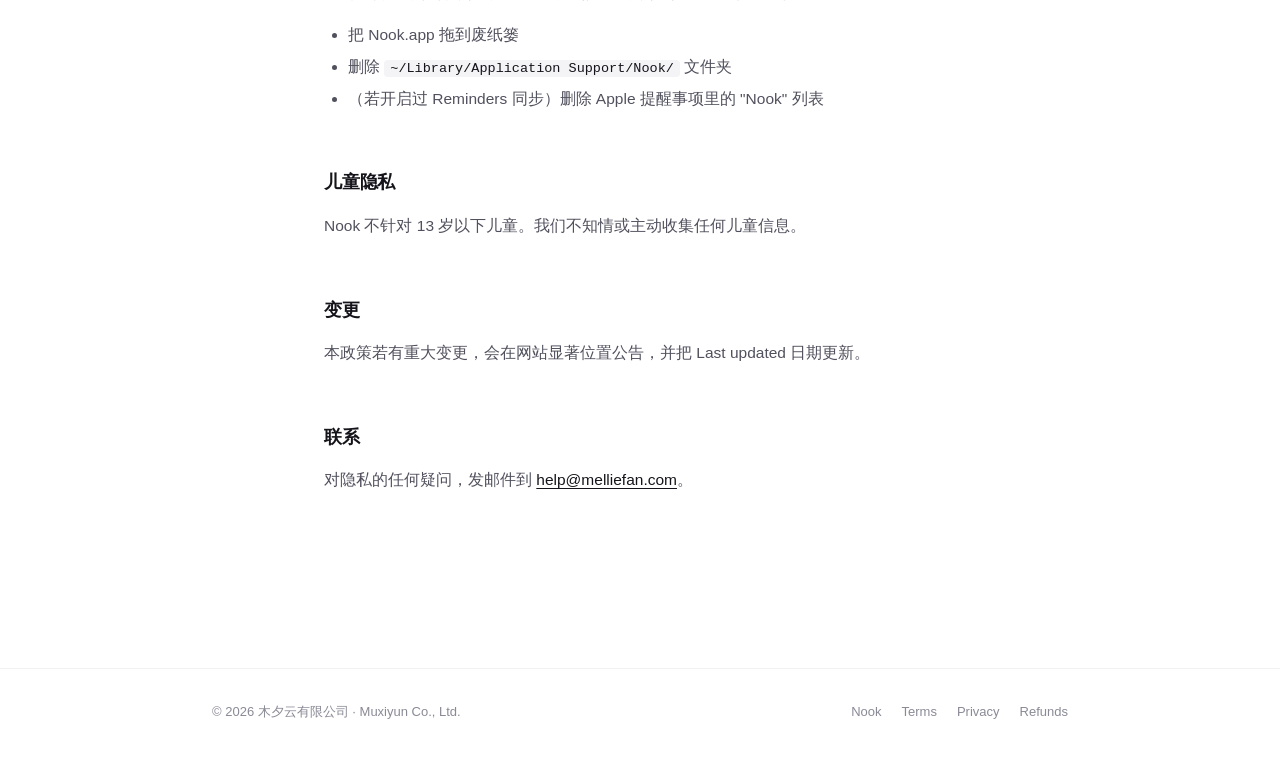
<file: legal/privacy.html>
<!doctype html>
<html lang="zh-CN">
<head>
<meta charset="utf-8" />
<meta name="viewport" content="width=device-width, initial-scale=1" />
<title>Privacy · Nook</title>
<meta name="description" content="Nook collects nothing. All your data lives on your Mac, in plain JSON." />
<meta name="theme-color" content="#FFFFFF" />
<meta name="color-scheme" content="light" />
<link rel="icon" type="image/svg+xml" href="../assets/favicon.svg" />
<link rel="stylesheet" href="../assets/style.css?v=light3" />
</head>
<body>

<header class="site-header">
  <div class="site-header__inner">
    <a class="brand" href="../index.html">
      <span class="brand__mark" aria-hidden="true"></span>
      <span>melliefan</span>
    </a>
    <nav class="site-nav" aria-label="主导航">
      <a class="nav-link" href="../index.html">← 返回</a>
    </nav>
  </div>
</header>

<main class="legal-page">
  <p class="legal-page__meta">PRIVACY · LAST UPDATED 2026-05-17</p>
  <h1>Privacy Policy</h1>

  <h2>简短版本</h2>
  <p><strong>Nook 不收集任何数据</strong>。你的所有任务、标签、片段、设置都只存在你 Mac 本地的 <code>~/Library/Application Support/Nook/data/</code> 文件夹里，从不离开你的电脑。</p>
  <p>Nook 不发任何 telemetry、analytics、crash report 给任何服务器。我也无法在远程看到你的任何数据，因为根本没有任何后端。</p>

  <h2>我们收集什么</h2>
  <p><strong>什么都不收集</strong>。Nook 是 100% 本地软件，以下数据都不收集：</p>
  <ul>
    <li>你的任务内容、标签、截止日期、子任务</li>
    <li>你的快捷粘贴片段</li>
    <li>你的设置、热角偏好、外观选择</li>
    <li>你的设备信息、操作系统版本、IP 地址</li>
    <li>使用时长、点击行为、崩溃日志</li>
    <li>邮箱、姓名、任何身份信息</li>
  </ul>

  <h2>第三方服务</h2>
  <p>Nook 涉及两个 <strong>可选</strong> 的第三方集成，使用前会征得你同意：</p>
  <ul>
    <li><strong>Apple Reminders 同步</strong>（可选，默认关闭）：若开启，Nook 会通过 macOS 系统的 EventKit 框架，把带截止日期的任务写入你 iCloud 账号的 "Nook" 提醒事项列表。这部分数据由 Apple 处理，遵循 Apple 的隐私政策。</li>
    <li><strong>辅助功能权限</strong>：hot corner 检测需要"辅助功能"权限。Nook 只用这个权限监听鼠标位置，不读取任何键盘输入或其他 app 的内容。</li>
  </ul>

  <h2>购买和支付</h2>
  <p>Nook 通过 <a href="https://www.paddle.com/" rel="noopener">Paddle</a>（Merchant of Record）处理支付。Paddle 收集你的支付信息（姓名、邮箱、付款方式）以完成交易和开发票。详情见 <a href="https://www.paddle.com/legal/privacy" rel="noopener">Paddle Privacy Policy</a>。</p>
  <p>木夕云有限公司（Muxiyun Co., Ltd.）从 Paddle 收到的只有：你的姓名、邮箱（用于发 license key）、订单 ID 和金额。我们不接触你的支付卡信息。</p>

  <h2>网站（melliefan.com）</h2>
  <p>本网站托管在 Cloudflare Pages，无任何 cookie、tracking pixel、Google Analytics 等。访问本站时除了 Cloudflare 服务器记录的标准 access log（IP 和访问时间，Cloudflare 控制），没有其他任何数据被本人收集或处理。</p>

  <h2>数据删除</h2>
  <p>因为我们不存任何数据，所以没有"删除我的数据"按钮。要彻底清除 Nook：</p>
  <ul>
    <li>把 Nook.app 拖到废纸篓</li>
    <li>删除 <code>~/Library/Application Support/Nook/</code> 文件夹</li>
    <li>（若开启过 Reminders 同步）删除 Apple 提醒事项里的 "Nook" 列表</li>
  </ul>

  <h2>儿童隐私</h2>
  <p>Nook 不针对 13 岁以下儿童。我们不知情或主动收集任何儿童信息。</p>

  <h2>变更</h2>
  <p>本政策若有重大变更，会在网站显著位置公告，并把 Last updated 日期更新。</p>

  <h2>联系</h2>
  <p>对隐私的任何疑问，发邮件到 <a href="mailto:help@melliefan.com">help@melliefan.com</a>。</p>
</main>

<footer class="site-footer">
  <div class="container site-footer__inner">
    <span>© 2026 木夕云有限公司 · Muxiyun Co., Ltd.</span>
    <span class="site-footer__links">
      <a href="../nook/index.html">Nook</a>
      <a href="terms.html">Terms</a>
      <a href="privacy.html">Privacy</a>
      <a href="refunds.html">Refunds</a>
    </span>
  </div>
</footer>

</body>
</html>
</file>
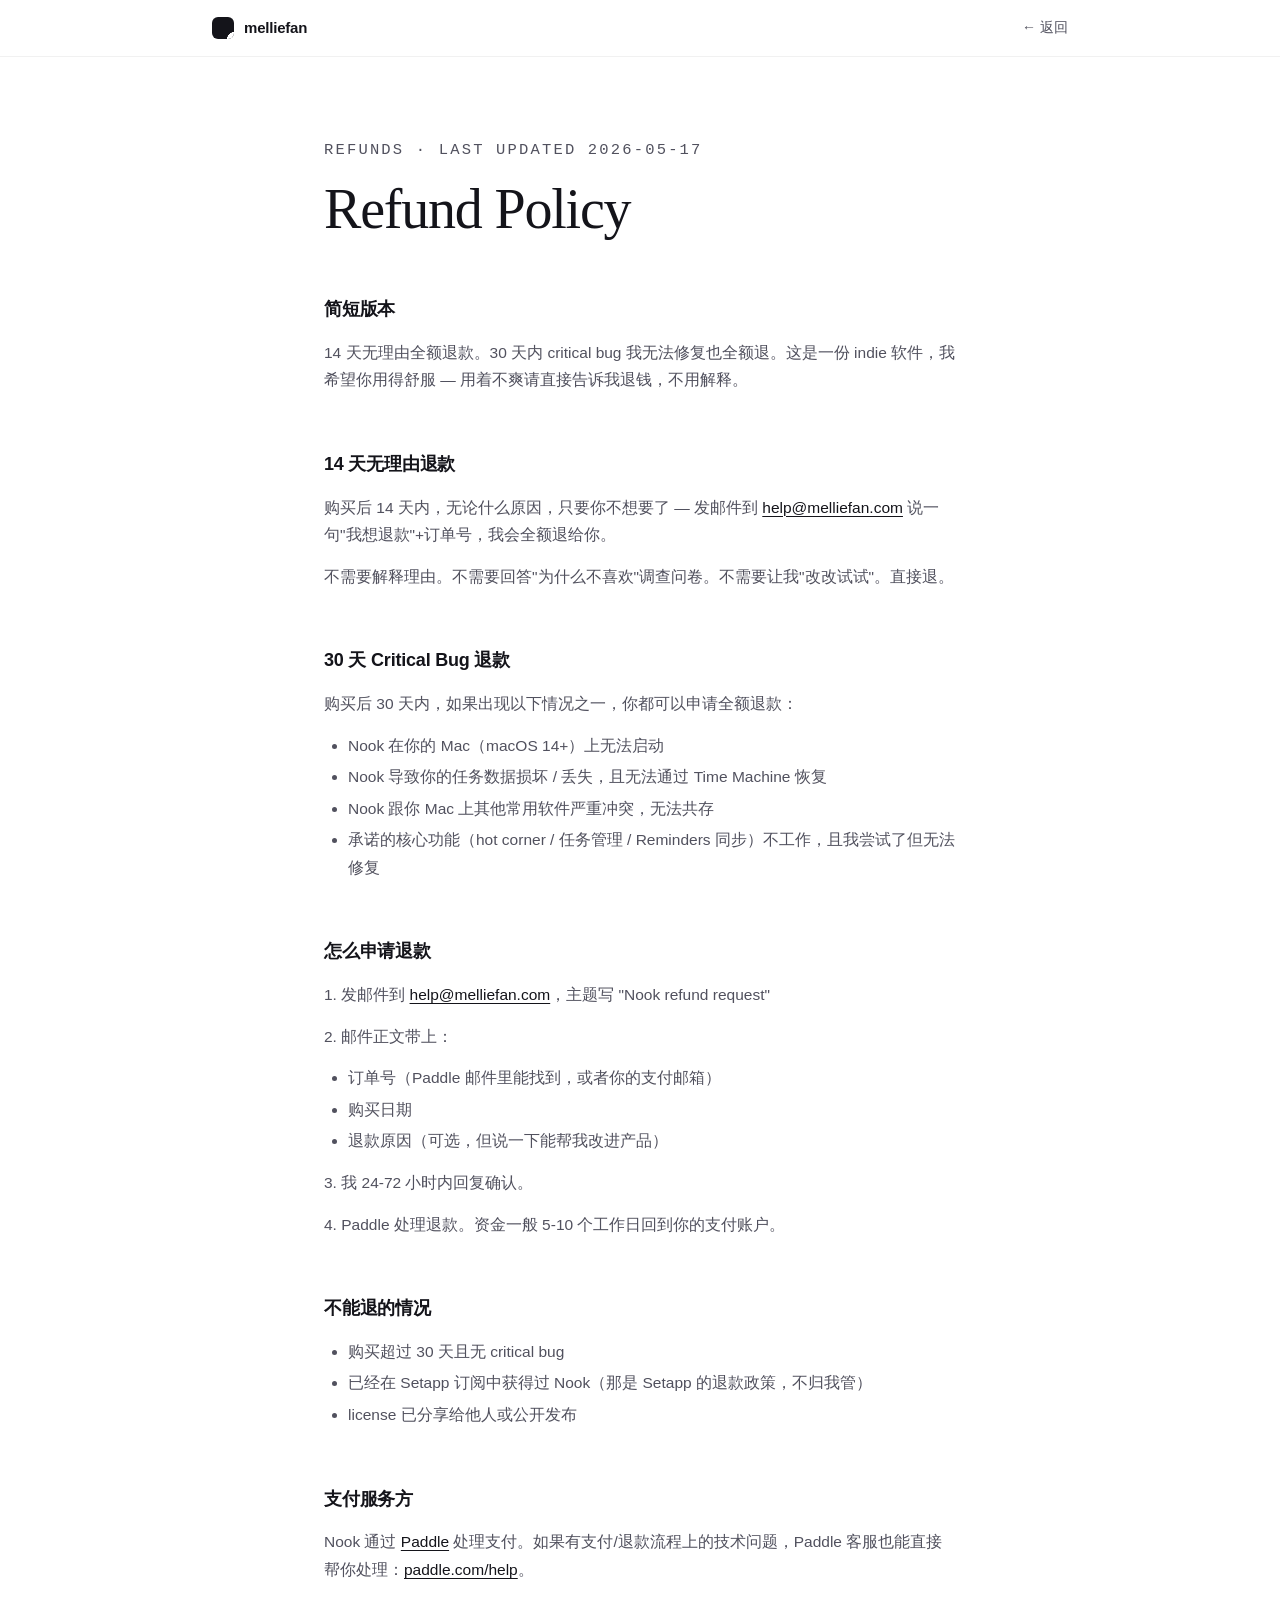
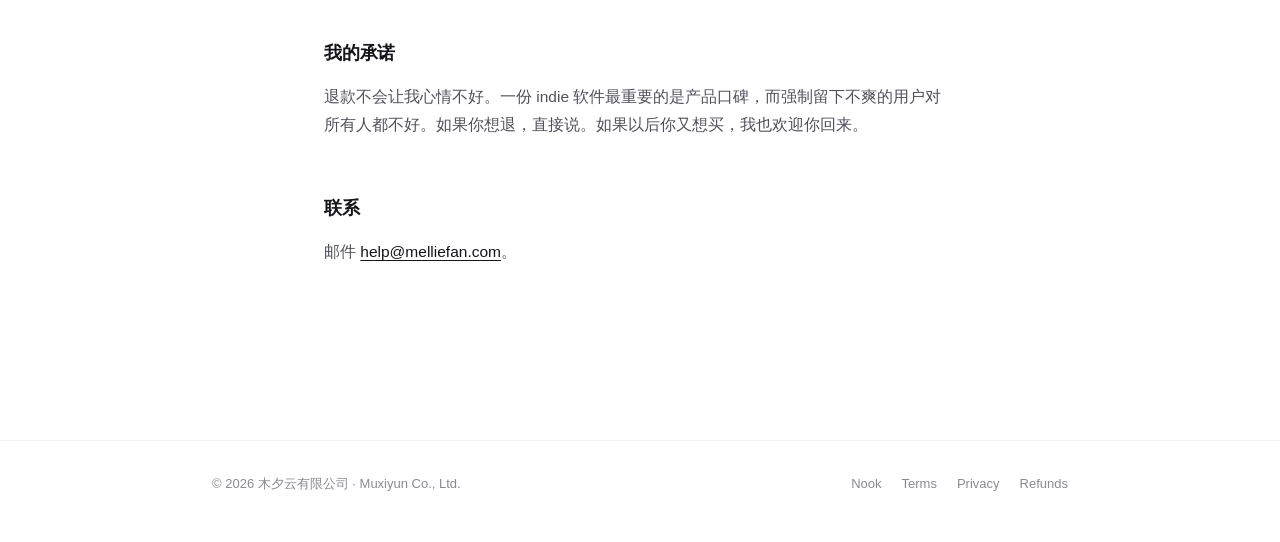
<file: legal/refunds.html>
<!doctype html>
<html lang="zh-CN">
<head>
<meta charset="utf-8" />
<meta name="viewport" content="width=device-width, initial-scale=1" />
<title>Refunds · Nook</title>
<meta name="description" content="14-day no-questions-asked refund. 30-day refund for critical bugs." />
<meta name="theme-color" content="#FFFFFF" />
<meta name="color-scheme" content="light" />
<link rel="icon" type="image/svg+xml" href="../assets/favicon.svg" />
<link rel="stylesheet" href="../assets/style.css?v=light3" />
</head>
<body>

<header class="site-header">
  <div class="site-header__inner">
    <a class="brand" href="../index.html">
      <span class="brand__mark" aria-hidden="true"></span>
      <span>melliefan</span>
    </a>
    <nav class="site-nav" aria-label="主导航">
      <a class="nav-link" href="../index.html">← 返回</a>
    </nav>
  </div>
</header>

<main class="legal-page">
  <p class="legal-page__meta">REFUNDS · LAST UPDATED 2026-05-17</p>
  <h1>Refund Policy</h1>

  <h2>简短版本</h2>
  <p>14 天无理由全额退款。30 天内 critical bug 我无法修复也全额退。这是一份 indie 软件，我希望你用得舒服 — 用着不爽请直接告诉我退钱，不用解释。</p>

  <h2>14 天无理由退款</h2>
  <p>购买后 14 天内，无论什么原因，只要你不想要了 — 发邮件到 <a href="mailto:help@melliefan.com">help@melliefan.com</a> 说一句"我想退款"+订单号，我会全额退给你。</p>
  <p>不需要解释理由。不需要回答"为什么不喜欢"调查问卷。不需要让我"改改试试"。直接退。</p>

  <h2>30 天 Critical Bug 退款</h2>
  <p>购买后 30 天内，如果出现以下情况之一，你都可以申请全额退款：</p>
  <ul>
    <li>Nook 在你的 Mac（macOS 14+）上无法启动</li>
    <li>Nook 导致你的任务数据损坏 / 丢失，且无法通过 Time Machine 恢复</li>
    <li>Nook 跟你 Mac 上其他常用软件严重冲突，无法共存</li>
    <li>承诺的核心功能（hot corner / 任务管理 / Reminders 同步）不工作，且我尝试了但无法修复</li>
  </ul>

  <h2>怎么申请退款</h2>
  <p>1. 发邮件到 <a href="mailto:help@melliefan.com">help@melliefan.com</a>，主题写 "Nook refund request"</p>
  <p>2. 邮件正文带上：</p>
  <ul>
    <li>订单号（Paddle 邮件里能找到，或者你的支付邮箱）</li>
    <li>购买日期</li>
    <li>退款原因（可选，但说一下能帮我改进产品）</li>
  </ul>
  <p>3. 我 24-72 小时内回复确认。</p>
  <p>4. Paddle 处理退款。资金一般 5-10 个工作日回到你的支付账户。</p>

  <h2>不能退的情况</h2>
  <ul>
    <li>购买超过 30 天且无 critical bug</li>
    <li>已经在 Setapp 订阅中获得过 Nook（那是 Setapp 的退款政策，不归我管）</li>
    <li>license 已分享给他人或公开发布</li>
  </ul>

  <h2>支付服务方</h2>
  <p>Nook 通过 <a href="https://www.paddle.com/" rel="noopener">Paddle</a> 处理支付。如果有支付/退款流程上的技术问题，Paddle 客服也能直接帮你处理：<a href="https://www.paddle.com/help" rel="noopener">paddle.com/help</a>。</p>

  <h2>我的承诺</h2>
  <p>退款不会让我心情不好。一份 indie 软件最重要的是产品口碑，而强制留下不爽的用户对所有人都不好。如果你想退，直接说。如果以后你又想买，我也欢迎你回来。</p>

  <h2>联系</h2>
  <p>邮件 <a href="mailto:help@melliefan.com">help@melliefan.com</a>。</p>
</main>

<footer class="site-footer">
  <div class="container site-footer__inner">
    <span>© 2026 木夕云有限公司 · Muxiyun Co., Ltd.</span>
    <span class="site-footer__links">
      <a href="../nook/index.html">Nook</a>
      <a href="terms.html">Terms</a>
      <a href="privacy.html">Privacy</a>
      <a href="refunds.html">Refunds</a>
    </span>
  </div>
</footer>

</body>
</html>
</file>
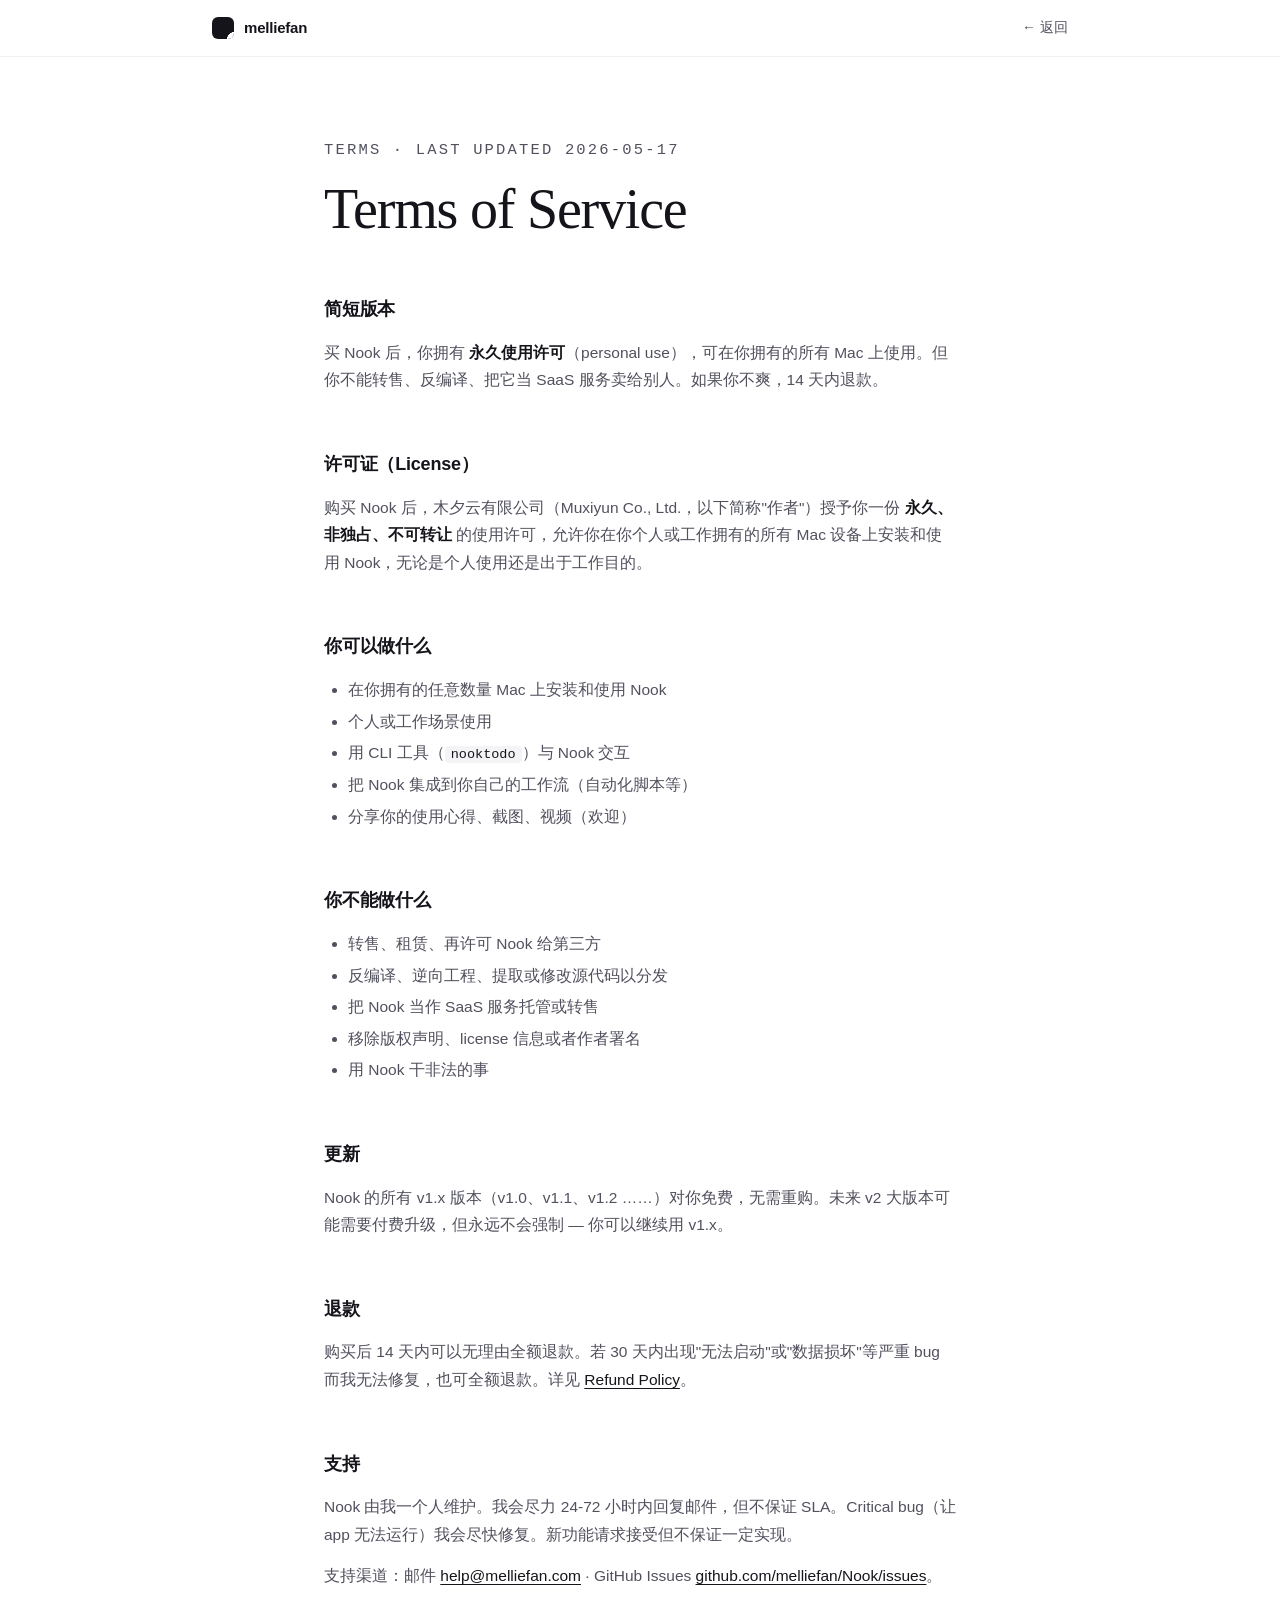
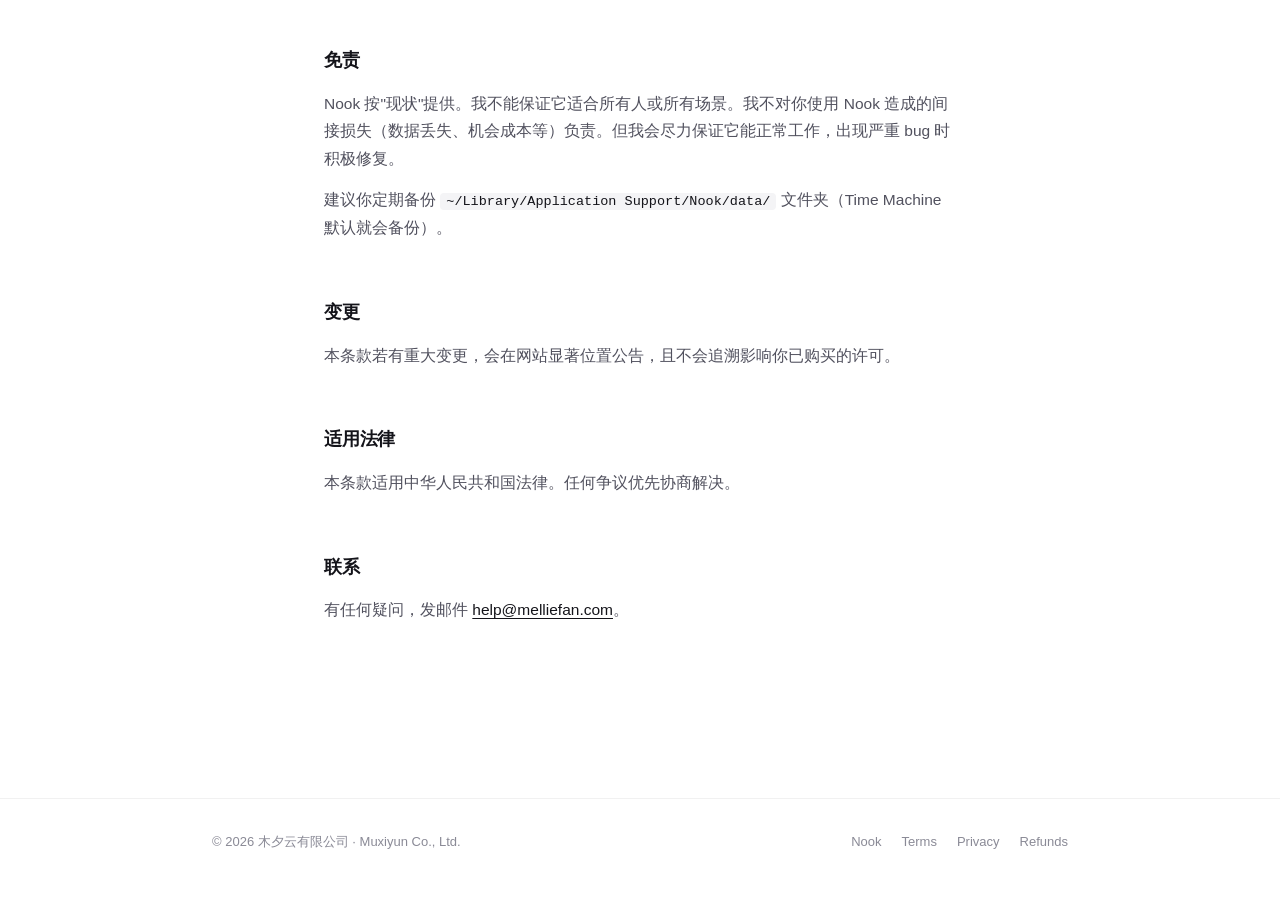
<file: legal/terms.html>
<!doctype html>
<html lang="zh-CN">
<head>
<meta charset="utf-8" />
<meta name="viewport" content="width=device-width, initial-scale=1" />
<title>Terms · Nook</title>
<meta name="description" content="Nook terms of service — short, plain-language license terms." />
<meta name="theme-color" content="#FFFFFF" />
<meta name="color-scheme" content="light" />
<link rel="icon" type="image/svg+xml" href="../assets/favicon.svg" />
<link rel="stylesheet" href="../assets/style.css?v=light3" />
</head>
<body>

<header class="site-header">
  <div class="site-header__inner">
    <a class="brand" href="../index.html">
      <span class="brand__mark" aria-hidden="true"></span>
      <span>melliefan</span>
    </a>
    <nav class="site-nav" aria-label="主导航">
      <a class="nav-link" href="../index.html">← 返回</a>
    </nav>
  </div>
</header>

<main class="legal-page">
  <p class="legal-page__meta">TERMS · LAST UPDATED 2026-05-17</p>
  <h1>Terms of Service</h1>

  <h2>简短版本</h2>
  <p>买 Nook 后，你拥有 <strong>永久使用许可</strong>（personal use），可在你拥有的所有 Mac 上使用。但你不能转售、反编译、把它当 SaaS 服务卖给别人。如果你不爽，14 天内退款。</p>

  <h2>许可证（License）</h2>
  <p>购买 Nook 后，木夕云有限公司（Muxiyun Co., Ltd.，以下简称"作者"）授予你一份 <strong>永久、非独占、不可转让</strong> 的使用许可，允许你在你个人或工作拥有的所有 Mac 设备上安装和使用 Nook，无论是个人使用还是出于工作目的。</p>

  <h2>你可以做什么</h2>
  <ul>
    <li>在你拥有的任意数量 Mac 上安装和使用 Nook</li>
    <li>个人或工作场景使用</li>
    <li>用 CLI 工具（<code>nooktodo</code>）与 Nook 交互</li>
    <li>把 Nook 集成到你自己的工作流（自动化脚本等）</li>
    <li>分享你的使用心得、截图、视频（欢迎）</li>
  </ul>

  <h2>你不能做什么</h2>
  <ul>
    <li>转售、租赁、再许可 Nook 给第三方</li>
    <li>反编译、逆向工程、提取或修改源代码以分发</li>
    <li>把 Nook 当作 SaaS 服务托管或转售</li>
    <li>移除版权声明、license 信息或者作者署名</li>
    <li>用 Nook 干非法的事</li>
  </ul>

  <h2>更新</h2>
  <p>Nook 的所有 v1.x 版本（v1.0、v1.1、v1.2 ……）对你免费，无需重购。未来 v2 大版本可能需要付费升级，但永远不会强制 — 你可以继续用 v1.x。</p>

  <h2>退款</h2>
  <p>购买后 14 天内可以无理由全额退款。若 30 天内出现"无法启动"或"数据损坏"等严重 bug 而我无法修复，也可全额退款。详见 <a href="refunds.html">Refund Policy</a>。</p>

  <h2>支持</h2>
  <p>Nook 由我一个人维护。我会尽力 24-72 小时内回复邮件，但不保证 SLA。Critical bug（让 app 无法运行）我会尽快修复。新功能请求接受但不保证一定实现。</p>
  <p>支持渠道：邮件 <a href="mailto:help@melliefan.com">help@melliefan.com</a> · GitHub Issues <a href="https://github.com/melliefan/Nook/issues" rel="noopener">github.com/melliefan/Nook/issues</a>。</p>

  <h2>免责</h2>
  <p>Nook 按"现状"提供。我不能保证它适合所有人或所有场景。我不对你使用 Nook 造成的间接损失（数据丢失、机会成本等）负责。但我会尽力保证它能正常工作，出现严重 bug 时积极修复。</p>
  <p>建议你定期备份 <code>~/Library/Application Support/Nook/data/</code> 文件夹（Time Machine 默认就会备份）。</p>

  <h2>变更</h2>
  <p>本条款若有重大变更，会在网站显著位置公告，且不会追溯影响你已购买的许可。</p>

  <h2>适用法律</h2>
  <p>本条款适用中华人民共和国法律。任何争议优先协商解决。</p>

  <h2>联系</h2>
  <p>有任何疑问，发邮件 <a href="mailto:help@melliefan.com">help@melliefan.com</a>。</p>
</main>

<footer class="site-footer">
  <div class="container site-footer__inner">
    <span>© 2026 木夕云有限公司 · Muxiyun Co., Ltd.</span>
    <span class="site-footer__links">
      <a href="../nook/index.html">Nook</a>
      <a href="terms.html">Terms</a>
      <a href="privacy.html">Privacy</a>
      <a href="refunds.html">Refunds</a>
    </span>
  </div>
</footer>

</body>
</html>
</file>
<file: assets/style.css>
/* ==========================================================================
   melliefan.github.io — shared stylesheet
   Tokens mirror NookTheme.swift (light only, dark via prefers-color-scheme).
   ========================================================================== */

:root {
  /* Light theme — cold white editorial */
  --bg:        #FFFFFF;
  --bg-alt:    #F4F4F6;
  --text-1:    #14141A;
  --text-2:    #51515E;
  --text-3:    #8A8A96;
  --text-4:    #B5B5BD;
  --line:      #E2E2E7;
  --line-soft: rgba(20, 20, 26, 0.06);
  --accent:    #14141A;
  --accent-hover: #000000;
  --accent-fg: #FFFFFF;

  /* Page canvas — pure cold white */
  --page-bg:   #FFFFFF;
  --surface:   #FFFFFF;

  /* Shadows */
  --shadow-card: 0 12px 40px rgba(20, 20, 26, 0.06), 0 0 0 1px rgba(20, 20, 26, 0.04);
  --shadow-soft: 0 1px 2px rgba(20, 20, 26, 0.03), 0 0 0 1px rgba(20, 20, 26, 0.04);

  /* Radii */
  --r-card: 12px;
  --r-btn: 8px;
  --r-chip: 999px;

  /* Type */
  --font-serif: "New York", "Tiempos Headline", "Source Serif 4", "Source Serif Pro", "Iowan Old Style", "Georgia", serif;
  --font-sans: -apple-system, BlinkMacSystemFont, "SF Pro Display", "Inter", "PingFang SC", "Helvetica Neue", sans-serif;
  --font-mono: "Berkeley Mono", "SF Mono", "JetBrains Mono", "Menlo", ui-monospace, monospace;

  /* Container */
  --container: 920px;
  --pad: 32px;
}

/* Site is light-only by design — color-scheme meta tag in HTML enforces. */
html { color-scheme: light; }

/* Reset --------------------------------------------------------------- */
*,
*::before,
*::after { box-sizing: border-box; }

html { -webkit-font-smoothing: antialiased; -moz-osx-font-smoothing: grayscale; }

body {
  margin: 0;
  font-family: var(--font-sans);
  font-size: 15px;
  line-height: 1.65;
  color: var(--text-1);
  background: var(--page-bg);
  font-feature-settings: "ss01", "cv11";
  text-rendering: optimizeLegibility;
}

img, video { max-width: 100%; display: block; }

a {
  color: inherit;
  text-decoration: none;
}

p { margin: 0; text-wrap: pretty; }
h1, h2, h3, h4 { margin: 0; text-wrap: balance; }

button { font: inherit; }

::selection { background: var(--accent); color: var(--accent-fg); }

/* Layout primitives --------------------------------------------------- */
.container {
  max-width: var(--container);
  margin: 0 auto;
  padding: 0 var(--pad);
}

.section {
  padding-top: 96px;
  padding-bottom: 0;
}
.section:last-of-type {
  padding-bottom: 96px;
}

@media (max-width: 720px) {
  .section { padding-top: 64px; }
  .section:last-of-type { padding-bottom: 64px; }
}

/* Header -------------------------------------------------------------- */
.site-header {
  position: sticky;
  top: 0;
  z-index: 50;
  background: color-mix(in oklab, var(--page-bg) 78%, transparent);
  backdrop-filter: saturate(180%) blur(20px);
  -webkit-backdrop-filter: saturate(180%) blur(20px);
  border-bottom: 1px solid var(--line-soft);
}

.site-header__inner {
  display: flex;
  align-items: center;
  justify-content: space-between;
  height: 56px;
  max-width: var(--container);
  margin: 0 auto;
  padding: 0 var(--pad);
}

.brand {
  display: inline-flex;
  align-items: center;
  gap: 10px;
  font-weight: 600;
  letter-spacing: -0.2px;
  color: var(--text-1);
}

.brand__mark {
  width: 22px;
  height: 22px;
  border-radius: 6px;
  background: var(--accent);
  position: relative;
}
.brand__mark::after {
  content: "";
  position: absolute;
  inset: 0;
  border-radius: 6px;
  background:
    radial-gradient(circle at 100% 100%, var(--accent-fg) 0 22%, transparent 22.5%);
}

.site-nav {
  display: flex;
  align-items: center;
  gap: 24px;
  font-size: 14px;
  color: var(--text-2);
}

.site-nav a:hover { color: var(--text-1); }

.lang-switch {
  display: inline-flex;
  align-items: center;
  gap: 0;
  font-family: var(--font-mono);
  font-size: 12px;
  color: var(--text-3);
  border: 1px solid var(--line);
  border-radius: var(--r-btn);
  padding: 2px;
  background: var(--surface);
}
.lang-switch a {
  padding: 4px 8px;
  border-radius: 6px;
  letter-spacing: 0.04em;
}
.lang-switch a[aria-current="true"] {
  background: var(--accent);
  color: var(--accent-fg);
}

@media (max-width: 560px) {
  .site-nav .nav-link { display: none; }
}

/* Buttons ------------------------------------------------------------- */
.btn {
  display: inline-flex;
  align-items: center;
  gap: 8px;
  height: 44px;
  padding: 0 18px;
  border-radius: var(--r-btn);
  font-size: 14.5px;
  font-weight: 500;
  letter-spacing: -0.1px;
  border: 1px solid transparent;
  cursor: pointer;
  transition: background-color 120ms ease, color 120ms ease, border-color 120ms ease;
  white-space: nowrap;
}
.btn--primary {
  background: var(--accent);
  color: var(--accent-fg);
}
.btn--primary:hover { background: var(--accent-hover); }
.btn--ghost {
  background: transparent;
  color: var(--text-1);
  border-color: var(--line);
}
.btn--ghost:hover { border-color: var(--text-3); }

.btn--lg { height: 52px; padding: 0 22px; font-size: 15px; }

.btn .ico { width: 16px; height: 16px; flex-shrink: 0; }

/* Type ---------------------------------------------------------------- */
.eyebrow {
  display: inline-block;
  font-family: var(--font-mono);
  font-size: 12px;
  letter-spacing: 0.08em;
  text-transform: uppercase;
  color: var(--text-3);
  margin-bottom: 18px;
}

.hero-display {
  font-family: var(--font-serif);
  font-size: clamp(44px, 7vw, 76px);
  line-height: 1.02;
  font-weight: 500;
  letter-spacing: -2.4px;
  color: var(--text-1);
}

.h1 {
  font-family: var(--font-serif);
  font-size: clamp(26px, 2.8vw, 34px);
  font-weight: 500;
  letter-spacing: -0.8px;
  line-height: 1.15;
}

.h1--sans {
  font-family: var(--font-sans);
  font-weight: 700;
  letter-spacing: -0.4px;
}

.h2 {
  font-size: 22px;
  font-weight: 700;
  letter-spacing: -0.4px;
  line-height: 1.25;
}

.h3 {
  font-size: 16px;
  font-weight: 600;
  letter-spacing: -0.2px;
  line-height: 1.4;
}

.lede {
  font-size: 19px;
  line-height: 1.55;
  color: var(--text-2);
  max-width: 52ch;
  letter-spacing: -0.1px;
}

.hero-lede {
  font-family: var(--font-serif);
  font-size: clamp(20px, 2.1vw, 24px);
  line-height: 1.45;
  font-weight: 400;
  letter-spacing: -0.3px;
  color: var(--text-2);
  max-width: 32ch;
}

.muted { color: var(--text-2); }
.dim   { color: var(--text-3); }
.mono  { font-family: var(--font-mono); }

/* Hero ---------------------------------------------------------------- */
.hero {
  padding-top: 120px;
  padding-bottom: 32px;
}
.hero__copy {
  max-width: 720px;
}
.hero__title {
  margin-bottom: 28px;
}
.hero__sub {
  margin-bottom: 32px;
}

/* Cinematic hero — particle text + drifting orbs + audio ============== */
.hero--cinematic {
  position: relative;
  min-height: 78vh;
  padding: 0;
  margin: 0 0 24px;
  overflow: hidden;
  display: flex;
  flex-direction: column;
  align-items: center;
  justify-content: center;
  isolation: isolate;
}
.hero--cinematic .hero-canvas-bg,
.hero--cinematic .hero-canvas-particles {
  position: absolute;
  inset: 0;
  width: 100%;
  height: 100%;
  display: block;
  z-index: 0;
}
.hero--cinematic .hero-canvas-particles { z-index: 1; pointer-events: none; }

.hero--cinematic .hero__lede-box {
  position: relative;
  z-index: 3;
  padding: 0 24px;
  width: 100%;
  max-width: 560px;
  text-align: center;
  pointer-events: none;
  /* Push lede below the canvas title (rendered at H * 0.42) */
  margin-top: clamp(110px, 14vw, 170px);
}
.hero--cinematic .hero-lede {
  pointer-events: auto;
  margin: 0 auto;
  text-align: center;
  max-width: 32ch;
}

.sr-only {
  position: absolute;
  width: 1px;
  height: 1px;
  padding: 0;
  margin: -1px;
  overflow: hidden;
  clip: rect(0, 0, 0, 0);
  white-space: nowrap;
  border: 0;
}

/* Floating system-status tags ----------------------------------------- */
.status-tags {
  position: absolute;
  inset: 0;
  pointer-events: none;
  z-index: 3;
}
.status-tag {
  position: absolute;
  font-family: var(--font-mono);
  font-size: 10.5px;
  letter-spacing: 0.18em;
  text-transform: uppercase;
  color: var(--text-3);
  opacity: 0;
  white-space: nowrap;
  animation: tag-fade-in 1.6s ease-out forwards;
}
.status-tag::before {
  content: "·";
  display: inline-block;
  margin-right: 8px;
  color: var(--text-4);
  animation: tag-blink 4s ease-in-out infinite;
}
.status-tag.tag--tl { top: 28px; left: 32px; animation-delay: 0.4s; }
.status-tag.tag--tr { top: 28px; right: 32px; animation-delay: 0.7s; }
.status-tag.tag--bl { bottom: 32px; left: 32px; animation-delay: 1.0s; }
.status-tag.tag--br { bottom: 32px; right: 32px; animation-delay: 1.3s; }

@keyframes tag-fade-in {
  to { opacity: 0.55; transform: translateY(0); }
}
.status-tag { transform: translateY(4px); }

@keyframes tag-blink {
  0%, 100% { opacity: 0.4; }
  50%      { opacity: 1; }
}

@media (max-width: 680px) {
  .status-tag { font-size: 9.5px; letter-spacing: 0.14em; }
  .status-tag.tag--tl, .status-tag.tag--bl { left: 18px; }
  .status-tag.tag--tr, .status-tag.tag--br { right: 18px; }
}

/* Audio toggle (subtle pill) ------------------------------------------ */
.audio-toggle {
  position: absolute;
  top: 80px;
  right: 32px;
  z-index: 4;
  background: color-mix(in oklab, var(--bg) 70%, transparent);
  backdrop-filter: blur(10px);
  -webkit-backdrop-filter: blur(10px);
  border: 1px solid var(--line);
  border-radius: 999px;
  padding: 7px 14px 7px 12px;
  font-family: var(--font-mono);
  font-size: 10.5px;
  letter-spacing: 0.16em;
  text-transform: uppercase;
  color: var(--text-3);
  cursor: pointer;
  display: inline-flex;
  align-items: center;
  gap: 8px;
  transition: color 200ms ease, border-color 200ms ease, background 200ms ease;
}
.audio-toggle:hover {
  color: var(--text-1);
  border-color: var(--text-3);
}
.audio-toggle__icon {
  display: inline-block;
  width: 6px;
  height: 6px;
  border-radius: 50%;
  background: var(--text-3);
  transition: background 200ms ease;
}
.audio-toggle.is-on .audio-toggle__icon {
  background: #1E9F55;
  box-shadow: 0 0 0 3px rgba(30, 159, 85, 0.18);
  animation: audio-pulse 2.4s ease-in-out infinite;
}
@keyframes audio-pulse {
  0%, 100% { box-shadow: 0 0 0 3px rgba(30, 159, 85, 0.18); }
  50%      { box-shadow: 0 0 0 6px rgba(30, 159, 85, 0.06); }
}

@media (max-width: 680px) {
  .audio-toggle { top: 64px; right: 18px; }
}

@media (prefers-reduced-motion: reduce) {
  .status-tag, .audio-toggle.is-on .audio-toggle__icon { animation: none; }
  .status-tag { opacity: 0.55; transform: none; }
}
.hero__ctas {
  display: flex;
  flex-wrap: wrap;
  gap: 12px;
  margin-bottom: 56px;
}

.hero__visual {
  position: relative;
  border-radius: var(--r-card);
  overflow: hidden;
  box-shadow: var(--shadow-card);
  background: var(--surface);
  aspect-ratio: 16 / 10;
}

/* Placeholder --------------------------------------------------------- */
/* Subtly-striped SVG-style placeholders with mono label. */
.placeholder {
  position: relative;
  width: 100%;
  height: 100%;
  background-color: var(--bg-alt);
  background-image: repeating-linear-gradient(
    135deg,
    transparent 0 14px,
    color-mix(in oklab, var(--text-3) 10%, transparent) 14px 15px
  );
  display: flex;
  align-items: center;
  justify-content: center;
  color: var(--text-3);
  font-family: var(--font-mono);
  font-size: 12px;
  letter-spacing: 0.04em;
  text-align: center;
  padding: 16px;
}
.placeholder__label {
  background: var(--surface);
  border: 1px solid var(--line);
  padding: 6px 10px;
  border-radius: 6px;
  color: var(--text-2);
}
.placeholder--video::before {
  content: "";
  position: absolute;
  width: 56px;
  height: 56px;
  border-radius: 999px;
  background: var(--surface);
  border: 1px solid var(--line);
  box-shadow: var(--shadow-soft);
  z-index: 0;
}
.placeholder--video::after {
  content: "";
  position: absolute;
  width: 0;
  height: 0;
  border-left: 14px solid var(--text-2);
  border-top: 9px solid transparent;
  border-bottom: 9px solid transparent;
  margin-left: 4px;
  z-index: 1;
}
.placeholder--video .placeholder__label {
  position: absolute;
  bottom: 14px;
  left: 14px;
}

/* Hot corner section -------------------------------------------------- */
.corner-block {
  display: grid;
  grid-template-columns: 1.05fr 1fr;
  gap: 56px;
  align-items: center;
}
@media (max-width: 820px) {
  .corner-block { grid-template-columns: 1fr; gap: 32px; }
}

.corner-diagram {
  position: relative;
  aspect-ratio: 16 / 10;
  background: var(--bg);
  border: 1px solid var(--line);
  border-radius: var(--r-card);
  box-shadow: var(--shadow-soft);
  overflow: hidden;
}
/* simulated screen with menubar */
.corner-diagram::before {
  content: "";
  position: absolute;
  top: 0; left: 0; right: 0;
  height: 22px;
  background: var(--bg-alt);
  border-bottom: 1px solid var(--line-soft);
}
/* corner markers */
.corner-diagram .marker {
  position: absolute;
  width: 28px;
  height: 28px;
  border: 1.5px dashed var(--text-3);
  border-radius: 4px;
}
.corner-diagram .marker--tl { top: 8px;    left: 8px;    border-color: var(--accent); border-style: solid; }
.corner-diagram .marker--tr { top: 8px;    right: 8px; }
.corner-diagram .marker--bl { bottom: 8px; left: 8px; }
.corner-diagram .marker--br { bottom: 8px; right: 8px; }

/* slid-out panel from top-left */
.corner-diagram .panel {
  position: absolute;
  top: 8px;
  left: 8px;
  width: 38%;
  height: 62%;
  background: var(--surface);
  border: 1px solid var(--line);
  border-radius: 10px;
  box-shadow: 0 14px 30px rgba(30,30,42,0.14);
  padding: 14px 12px;
  display: flex;
  flex-direction: column;
  gap: 8px;
}
.corner-diagram .panel .row {
  height: 8px;
  border-radius: 3px;
  background: var(--bg-alt);
}
.corner-diagram .panel .row.short { width: 60%; }
.corner-diagram .panel .row.med   { width: 78%; }
.corner-diagram .panel .row.tag {
  height: 14px;
  width: 38px;
  border-radius: 4px;
  background: color-mix(in oklab, var(--accent) 22%, var(--bg-alt));
}
.corner-diagram .cursor {
  position: absolute;
  top: 14px;
  left: 14px;
  width: 14px;
  height: 14px;
}
.corner-diagram .cursor svg { display: block; width: 100%; height: 100%; color: var(--text-1); }

/* Feature grid -------------------------------------------------------- */
.features {
  display: grid;
  grid-template-columns: repeat(3, 1fr);
  gap: 16px;
  margin-top: 40px;
}
@media (max-width: 880px) { .features { grid-template-columns: repeat(2, 1fr); } }
@media (max-width: 540px) { .features { grid-template-columns: 1fr; } }

.feature {
  background: var(--surface);
  border: 1px solid var(--line);
  border-radius: var(--r-card);
  padding: 24px 22px 26px;
  display: flex;
  flex-direction: column;
  gap: 10px;
  min-height: 188px;
}
.feature__ico {
  width: 28px;
  height: 28px;
  color: var(--text-1);
  margin-bottom: 6px;
}
.feature__ico svg { width: 100%; height: 100%; display: block; }
.feature__desc {
  color: var(--text-2);
  font-size: 14.5px;
  line-height: 1.55;
}
.feature__desc code {
  font-family: var(--font-mono);
  font-size: 12.5px;
  background: var(--bg-alt);
  padding: 1px 6px;
  border-radius: 4px;
  color: var(--text-1);
}

/* Showcase blocks (zig-zag) ------------------------------------------- */
.showcase-block {
  display: grid;
  grid-template-columns: 1.1fr 0.9fr;
  gap: 80px;
  align-items: center;
  margin-top: 64px;
}
.showcase-block:first-of-type { margin-top: 40px; }

.showcase-block--reverse .showcase-block__copy { order: 2; }
.showcase-block--reverse .showcase-block__visual { order: 1; }

@media (max-width: 880px) {
  .showcase-block {
    grid-template-columns: 1fr;
    gap: 28px;
    margin-top: 48px;
  }
  .showcase-block--reverse .showcase-block__copy { order: 1; }
  .showcase-block--reverse .showcase-block__visual { order: 2; }
}

.showcase-block__eyebrow {
  font-size: 12px;
  font-weight: 600;
  color: var(--text-3);
  letter-spacing: 0.08em;
  text-transform: uppercase;
  display: block;
  margin-bottom: 14px;
}
.showcase-block__title {
  margin-bottom: 18px;
  letter-spacing: -0.4px;
}
.showcase-block__body {
  color: var(--text-2);
  font-size: 16px;
  line-height: 1.75;
  margin-bottom: 14px;
}
.showcase-block__body:last-child { margin-bottom: 0; }
.showcase-block__body code {
  font-family: var(--font-mono);
  font-size: 13px;
  background: var(--bg-alt);
  padding: 2px 6px;
  border-radius: 4px;
  color: var(--text-1);
}

/* 容器无框 — 截图本身已经自带圆角和阴影,加框会双层叠 */
.showcase-block__visual {
  display: flex;
  align-items: center;
  justify-content: center;
}
/* 截图限定为真实 Nook panel 尺寸级别(360×540),避免在 grid 中被拉到几千 px 高 */
.showcase-block__visual img,
.showcase-block__visual video {
  display: block;
  max-width: 360px;
  max-height: 540px;
  width: 100%;
  height: auto;
  object-fit: contain;
}

/* Download ------------------------------------------------------------ */
.download {
  background: var(--surface);
  border: 1px solid var(--line);
  border-radius: var(--r-card);
  padding: 56px 40px;
  text-align: center;
  box-shadow: var(--shadow-soft);
}
.download .h1 { margin-bottom: 12px; }
.download__meta {
  font-family: var(--font-mono);
  font-size: 12.5px;
  color: var(--text-3);
  margin-bottom: 28px;
  letter-spacing: 0.02em;
}
.download .btn { margin-bottom: 20px; }
.download__note {
  font-size: 13.5px;
  color: var(--text-2);
  max-width: 56ch;
  margin: 0 auto;
}
.download__sha {
  margin-top: 18px;
  font-family: var(--font-mono);
  font-size: 11.5px;
  color: var(--text-4);
  word-break: break-all;
}

/* About --------------------------------------------------------------- */
.about {
  display: grid;
  grid-template-columns: 120px 1fr;
  gap: 32px;
  align-items: start;
}
@media (max-width: 600px) {
  .about { grid-template-columns: 1fr; gap: 20px; }
}
.about__avatar {
  width: 96px;
  height: 96px;
  border-radius: 50%;
  background: var(--bg-alt);
  border: 1px solid var(--line);
  overflow: hidden;
  background-image: repeating-linear-gradient(135deg, transparent 0 8px, color-mix(in oklab, var(--text-3) 14%, transparent) 8px 9px);
}
.about__name { font-weight: 700; font-size: 17px; letter-spacing: -0.2px; }
.about__bio  { color: var(--text-2); margin-top: 6px; max-width: 60ch; }
.about__links {
  display: flex;
  gap: 18px;
  margin-top: 16px;
  font-size: 14px;
  color: var(--text-2);
}
.about__links a:hover { color: var(--text-1); }

/* Footer -------------------------------------------------------------- */
.site-footer {
  border-top: 1px solid var(--line-soft);
  padding: 32px 0 48px;
  margin-top: 40px;
}
.site-footer__inner {
  display: flex;
  flex-wrap: wrap;
  gap: 16px;
  justify-content: space-between;
  align-items: center;
  font-size: 13px;
  color: var(--text-3);
}
.site-footer__links {
  display: flex;
  gap: 20px;
}
.site-footer__links a:hover { color: var(--text-1); }

/* Section heading layout --------------------------------------------- */
.section-head {
  max-width: 640px;
  margin-bottom: 8px;
}

/* Section label (no line) — minimal mono header ---------------------- */
.editorial-rule {
  display: flex;
  align-items: center;
  justify-content: space-between;
  margin: 0 0 32px;
  font-family: var(--font-mono);
  font-size: 11px;
  letter-spacing: 0.16em;
  text-transform: uppercase;
  color: var(--text-3);
}
.editorial-rule__count {
  color: var(--text-4);
  font-feature-settings: "tnum";
}
.editorial-rule + * { margin-top: 0; }

/* Now list — italic editorial paragraph ------------------------------ */
.now-list {
  font-family: var(--font-serif);
  font-size: clamp(20px, 2.2vw, 24px);
  line-height: 1.55;
  letter-spacing: -0.4px;
  color: var(--text-1);
  font-weight: 500;
  max-width: 660px;
}
.now-list p {
  margin: 0 0 14px;
}
.now-list p:last-child { margin-bottom: 0; }
.now-list em {
  font-style: italic;
  color: var(--text-2);
}
.now-list .now-meta {
  display: block;
  font-family: var(--font-mono);
  font-size: 11px;
  letter-spacing: 0.14em;
  text-transform: uppercase;
  color: var(--text-3);
  margin-top: 24px;
  font-style: normal;
  font-weight: 400;
}

/* Personal landing-specific ------------------------------------------ */
.work-card {
  display: grid;
  grid-template-columns: 1.15fr 1fr;
  gap: 0;
  border-radius: var(--r-card);
  overflow: hidden;
  background: var(--surface);
  border: 1px solid var(--line);
  box-shadow: none;
  margin-top: 24px;
  transition: border-color 200ms ease, transform 200ms ease;
}
.work-card:hover {
  border-color: var(--text-3);
}
.work-card + .work-card { margin-top: 16px; }
.work-card__body {
  padding: 40px 40px 32px;
  display: flex;
  flex-direction: column;
  justify-content: space-between;
  gap: 24px;
}
.work-card__body .h1 { margin-bottom: 12px; }
.work-card__visual {
  background: var(--bg-alt);
  min-height: 280px;
  max-height: 380px;
  position: relative;
  display: flex;
  align-items: center;
  justify-content: center;
  padding: 24px;
  overflow: hidden;
}
.work-card__visual img {
  max-width: 100%;
  max-height: 100%;
  width: auto;
  height: auto;
  object-fit: contain;
}
.work-card__meta {
  display: flex;
  gap: 12px;
  font-family: var(--font-mono);
  font-size: 11.5px;
  color: var(--text-3);
  letter-spacing: 0.04em;
  text-transform: uppercase;
  margin-bottom: 14px;
}
.work-card__cta {
  display: inline-flex;
  align-items: center;
  gap: 6px;
  font-size: 14.5px;
  font-weight: 500;
  color: var(--text-1);
}
.work-card__cta::after {
  content: "→";
  transition: transform 160ms ease;
}
.work-card:hover .work-card__cta::after { transform: translateX(3px); }

@media (max-width: 720px) {
  .work-card { grid-template-columns: 1fr; }
  .work-card__visual { min-height: 200px; order: -1; }
  .work-card__body { padding: 24px; }
}

.soon-card {
  margin-top: 16px;
  padding: 28px 32px;
  border: 1px dashed var(--line);
  border-radius: var(--r-card);
  color: var(--text-3);
  font-size: 14.5px;
  display: flex;
  align-items: center;
  justify-content: space-between;
  gap: 16px;
}
.soon-card .mono { font-size: 12px; }

.contact {
  display: grid;
  grid-template-columns: repeat(3, 1fr);
  gap: 12px;
  margin-top: 32px;
}
@media (max-width: 600px) { .contact { grid-template-columns: 1fr; } }
.contact a {
  border: 1px solid var(--line);
  background: var(--surface);
  border-radius: var(--r-card);
  padding: 22px 24px;
  display: flex;
  flex-direction: column;
  gap: 4px;
  transition: border-color 160ms ease, transform 160ms ease;
}
.contact a:hover { border-color: var(--text-3); }
.contact .label { font-family: var(--font-mono); font-size: 11.5px; color: var(--text-3); letter-spacing: 0.06em; text-transform: uppercase; }
.contact .value { font-size: 15px; color: var(--text-1); font-weight: 500; }

/* Legal / long-form pages ============================================ */
.legal-page {
  max-width: 680px;
  margin: 0 auto;
  padding: 80px 24px 120px;
}
.legal-page__meta {
  font-family: var(--font-mono);
  font-size: 11px;
  letter-spacing: 0.14em;
  text-transform: uppercase;
  color: var(--text-3);
  margin-bottom: 28px;
}
.legal-page h1 {
  font-family: var(--font-serif);
  font-size: clamp(36px, 5vw, 56px);
  font-weight: 500;
  letter-spacing: -1.2px;
  line-height: 1.08;
  margin-bottom: 48px;
}
.legal-page h2 {
  font-family: var(--font-sans);
  font-size: 18px;
  font-weight: 600;
  letter-spacing: -0.2px;
  margin: 56px 0 14px;
  color: var(--text-1);
}
.legal-page p {
  color: var(--text-2);
  font-size: 15.5px;
  line-height: 1.78;
  margin-bottom: 14px;
}
.legal-page ul {
  color: var(--text-2);
  font-size: 15.5px;
  line-height: 1.78;
  margin: 8px 0 14px 0;
  padding-left: 24px;
}
.legal-page li { margin-bottom: 4px; }
.legal-page a {
  color: var(--text-1);
  text-decoration: underline;
  text-underline-offset: 3px;
  text-decoration-thickness: 1px;
}
.legal-page a:hover { text-decoration-thickness: 2px; }
.legal-page code {
  font-family: var(--font-mono);
  font-size: 13.5px;
  background: var(--bg-alt);
  padding: 1px 6px;
  border-radius: 4px;
  color: var(--text-1);
}
.legal-page strong { font-weight: 600; color: var(--text-1); }

/* Reveal on scroll ---------------------------------------------------- */
.reveal {
  opacity: 0;
  transform: translateY(8px);
  transition: opacity 400ms ease, transform 400ms ease;
}
.reveal.is-visible {
  opacity: 1;
  transform: none;
}
@media (prefers-reduced-motion: reduce) {
  .reveal { opacity: 1; transform: none; transition: none; }
}
</file>
